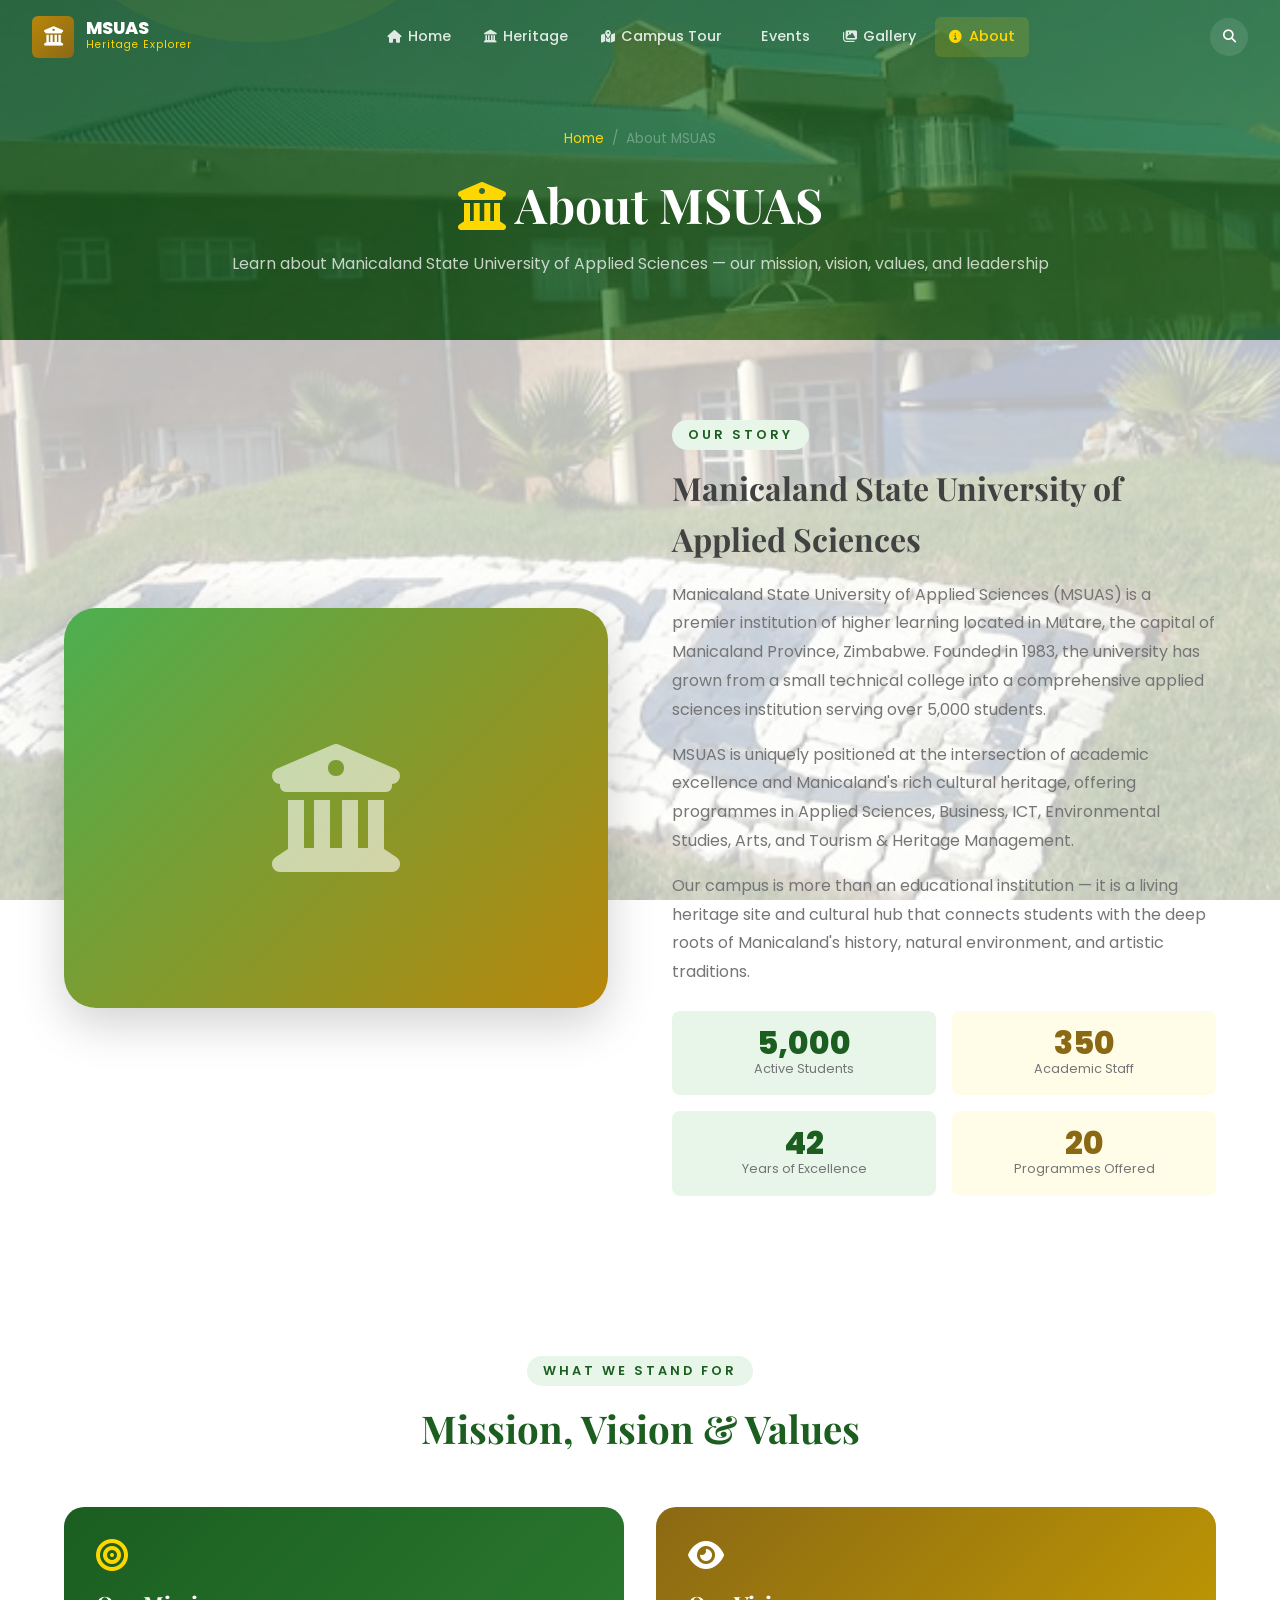
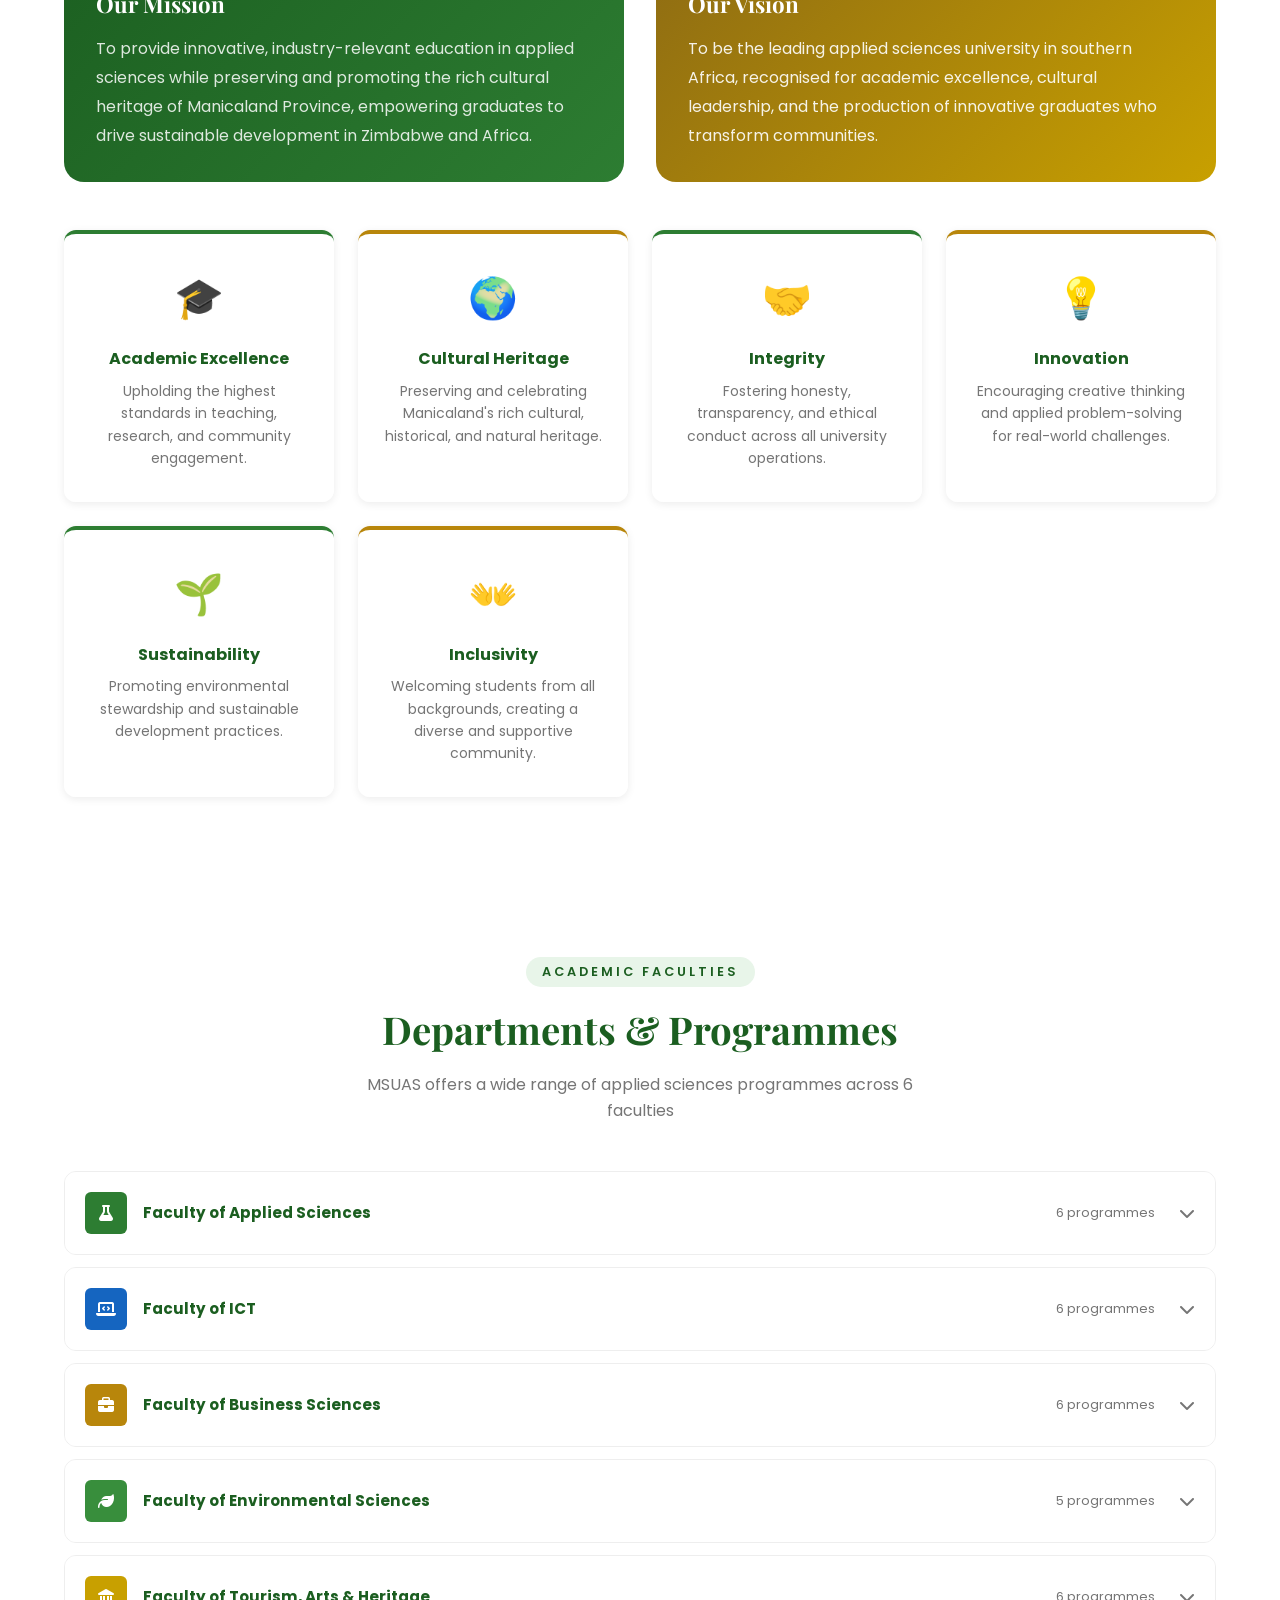
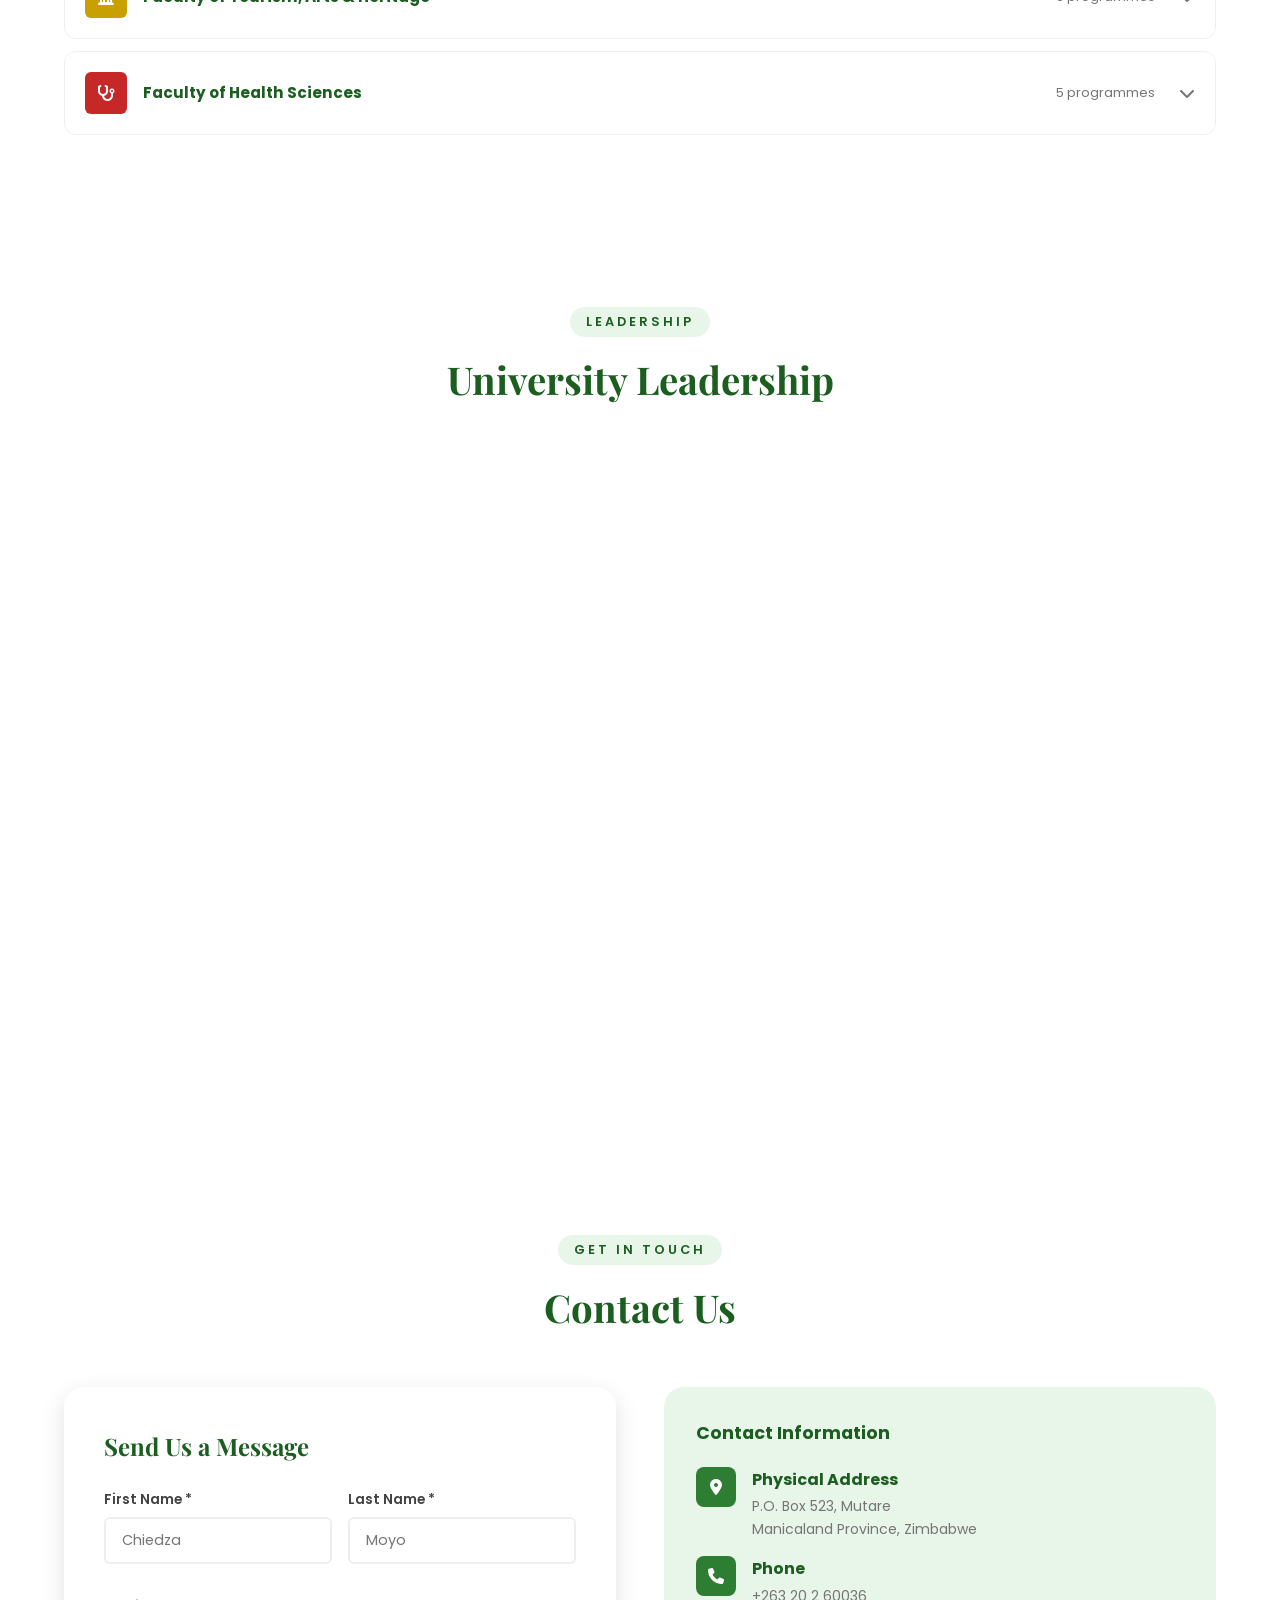
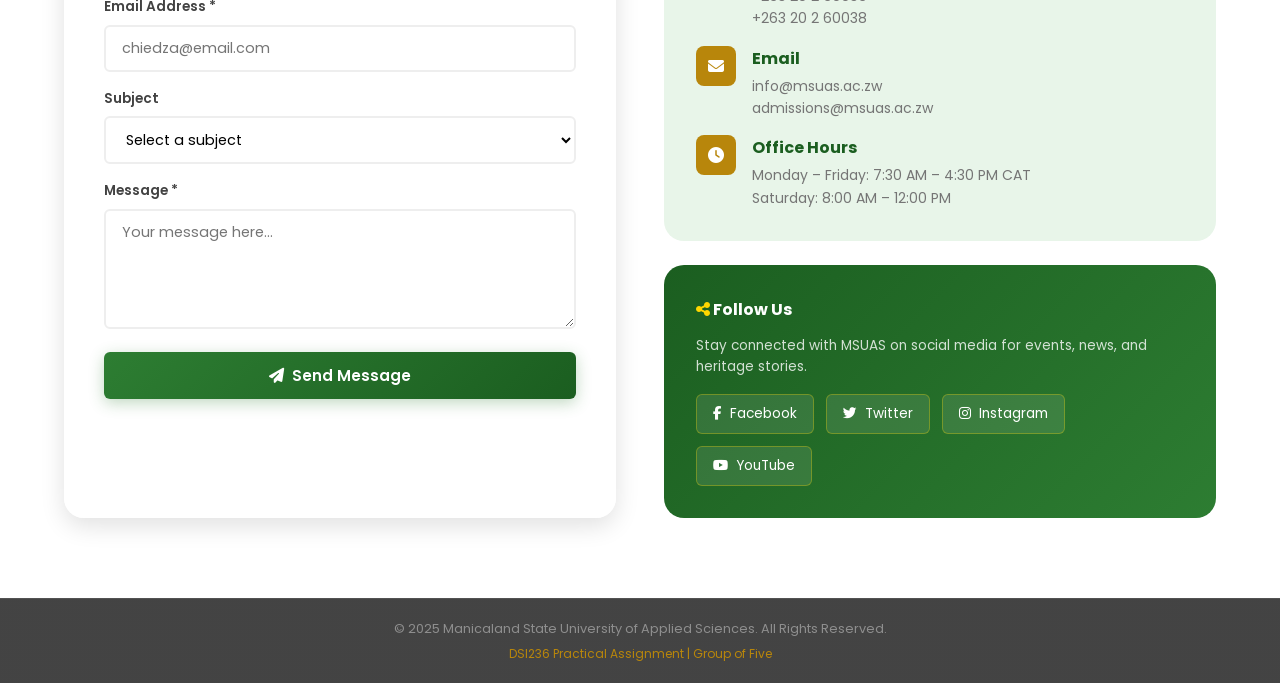
<file: about.html>
<!DOCTYPE html>
<html lang="en">
<head>
  <meta charset="UTF-8" /><meta name="viewport" content="width=device-width, initial-scale=1.0" />
  <title>About MSUAS | Heritage Explorer</title>
  <link rel="stylesheet" href="css/style.css" /><link rel="stylesheet" href="css/pages.css" />
  <link rel="stylesheet" href="https://cdnjs.cloudflare.com/ajax/libs/font-awesome/6.5.0/css/all.min.css" />
  <link href="https://fonts.googleapis.com/css2?family=Poppins:wght@300;400;600;700;800&family=Playfair+Display:wght@700&display=swap" rel="stylesheet" />
</head>
<body>
<div id="preloader"><div class="loader-logo"><div class="loader-ring"></div><p>MSUAS Heritage Explorer</p></div></div>
<nav class="navbar scrolled" id="navbar">
  <div class="nav-container">
    <a href="index.html" class="nav-brand"><div class="nav-logo-wrapper"><div class="nav-logo-icon"><i class="fas fa-university"></i></div><div><span class="nav-title">MSUAS</span><span class="nav-subtitle">Heritage Explorer</span></div></div></a>
    <ul class="nav-links" id="navLinks">
      <li><a href="index.html"><i class="fas fa-home"></i> Home</a></li>
      <li><a href="heritage.html"><i class="fas fa-landmark"></i> Heritage</a></li>
      <li><a href="campus.html"><i class="fas fa-map-marked-alt"></i> Campus Tour</a></li>
      <li><a href="events.html"><i class="fas fa-calendar-star"></i> Events</a></li>
      <li><a href="gallery.html"><i class="fas fa-images"></i> Gallery</a></li>
      <li><a href="about.html" class="active"><i class="fas fa-info-circle"></i> About</a></li>
    </ul>
    <div class="nav-actions"><button class="btn-search-toggle" id="searchToggle"><i class="fas fa-search"></i></button><button class="hamburger" id="hamburger"><span></span><span></span><span></span></button></div>
  </div>
  <div class="search-bar" id="searchBar"><input type="text" id="searchInput" placeholder="Search..." /><button id="searchBtn"><i class="fas fa-search"></i></button><div class="search-results" id="searchResults"></div></div>
</nav>

<div class="page-header">
  <div class="container">
    <div class="breadcrumb"><a href="index.html">Home</a><span>/</span><span>About MSUAS</span></div>
    <h1><i class="fas fa-university" style="color:var(--gold-bright)"></i> About MSUAS</h1>
    <p>Learn about Manicaland State University of Applied Sciences — our mission, vision, values, and leadership</p>
  </div>
</div>

<!-- ABOUT -->
<section class="section">
  <div class="container">
    <div class="about-grid">
      <div class="about-img-placeholder" data-aos="fade-right"><i class="fas fa-university"></i></div>
      <div class="about-text" data-aos="fade-left">
        <span class="section-tag">Our Story</span>
        <h2>Manicaland State University of Applied Sciences</h2>
        <p>Manicaland State University of Applied Sciences (MSUAS) is a premier institution of higher learning located in Mutare, the capital of Manicaland Province, Zimbabwe. Founded in 1983, the university has grown from a small technical college into a comprehensive applied sciences institution serving over 5,000 students.</p>
        <p>MSUAS is uniquely positioned at the intersection of academic excellence and Manicaland's rich cultural heritage, offering programmes in Applied Sciences, Business, ICT, Environmental Studies, Arts, and Tourism & Heritage Management.</p>
        <p>Our campus is more than an educational institution — it is a living heritage site and cultural hub that connects students with the deep roots of Manicaland's history, natural environment, and artistic traditions.</p>
        <div style="display:grid;grid-template-columns:1fr 1fr;gap:1rem;margin-top:1.5rem;">
          <div style="background:var(--green-pale);padding:1rem;border-radius:8px;text-align:center;">
            <div style="font-size:2rem;font-weight:800;color:var(--green-dark);" class="stat-num" data-target="5000">0</div>
            <div style="font-size:0.8rem;color:var(--gray-600)">Active Students</div>
          </div>
          <div style="background:var(--gold-pale);padding:1rem;border-radius:8px;text-align:center;">
            <div style="font-size:2rem;font-weight:800;color:var(--gold-dark);" class="stat-num" data-target="350">0</div>
            <div style="font-size:0.8rem;color:var(--gray-600)">Academic Staff</div>
          </div>
          <div style="background:var(--green-pale);padding:1rem;border-radius:8px;text-align:center;">
            <div style="font-size:2rem;font-weight:800;color:var(--green-dark);" class="stat-num" data-target="42">0</div>
            <div style="font-size:0.8rem;color:var(--gray-600)">Years of Excellence</div>
          </div>
          <div style="background:var(--gold-pale);padding:1rem;border-radius:8px;text-align:center;">
            <div style="font-size:2rem;font-weight:800;color:var(--gold-dark);" class="stat-num" data-target="20">0</div>
            <div style="font-size:0.8rem;color:var(--gray-600)">Programmes Offered</div>
          </div>
        </div>
      </div>
    </div>
  </div>
</section>

<!-- MISSION & VALUES -->
<section class="section" style="background:rgba(255,255,255,0.82);">
  <div class="container">
    <div class="section-header" data-aos="fade-up">
      <span class="section-tag">What We Stand For</span>
      <h2>Mission, Vision & Values</h2>
    </div>
    <div style="display:grid;grid-template-columns:1fr 1fr;gap:2rem;margin-bottom:3rem;" class="mv-grid">
      <div style="background:linear-gradient(135deg,var(--green-dark),var(--green-mid));color:#fff;padding:2rem;border-radius:var(--radius-lg);" data-aos="fade-right">
        <i class="fas fa-bullseye" style="font-size:2rem;color:var(--gold-bright);margin-bottom:1rem;display:block;"></i>
        <h3 style="font-family:var(--font-display);font-size:1.4rem;margin-bottom:0.75rem;">Our Mission</h3>
        <p style="color:rgba(255,255,255,0.85);line-height:1.8;">To provide innovative, industry-relevant education in applied sciences while preserving and promoting the rich cultural heritage of Manicaland Province, empowering graduates to drive sustainable development in Zimbabwe and Africa.</p>
      </div>
      <div style="background:linear-gradient(135deg,var(--gold-dark),var(--gold-light));color:#fff;padding:2rem;border-radius:var(--radius-lg);" data-aos="fade-left">
        <i class="fas fa-eye" style="font-size:2rem;color:#fff;margin-bottom:1rem;display:block;"></i>
        <h3 style="font-family:var(--font-display);font-size:1.4rem;margin-bottom:0.75rem;">Our Vision</h3>
        <p style="color:rgba(255,255,255,0.9);line-height:1.8;">To be the leading applied sciences university in southern Africa, recognised for academic excellence, cultural leadership, and the production of innovative graduates who transform communities.</p>
      </div>
    </div>
    <div class="values-grid">
      <div class="value-card" data-aos="fade-up" data-aos-delay="100"><div class="value-icon">🎓</div><h4>Academic Excellence</h4><p>Upholding the highest standards in teaching, research, and community engagement.</p></div>
      <div class="value-card" data-aos="fade-up" data-aos-delay="200"><div class="value-icon">🌍</div><h4>Cultural Heritage</h4><p>Preserving and celebrating Manicaland's rich cultural, historical, and natural heritage.</p></div>
      <div class="value-card" data-aos="fade-up" data-aos-delay="300"><div class="value-icon">🤝</div><h4>Integrity</h4><p>Fostering honesty, transparency, and ethical conduct across all university operations.</p></div>
      <div class="value-card" data-aos="fade-up" data-aos-delay="400"><div class="value-icon">💡</div><h4>Innovation</h4><p>Encouraging creative thinking and applied problem-solving for real-world challenges.</p></div>
      <div class="value-card" data-aos="fade-up" data-aos-delay="500"><div class="value-icon">🌱</div><h4>Sustainability</h4><p>Promoting environmental stewardship and sustainable development practices.</p></div>
      <div class="value-card" data-aos="fade-up" data-aos-delay="600"><div class="value-icon">👐</div><h4>Inclusivity</h4><p>Welcoming students from all backgrounds, creating a diverse and supportive community.</p></div>
    </div>
  </div>
</section>

<!-- DEPARTMENTS -->
<section class="section" id="departments">
  <div class="container">
    <div class="section-header" data-aos="fade-up">
      <span class="section-tag">Academic Faculties</span>
      <h2>Departments & Programmes</h2>
      <p>MSUAS offers a wide range of applied sciences programmes across 6 faculties</p>
    </div>
    <div class="dept-accordion" id="deptAccordion"></div>
  </div>
</section>

<!-- LEADERSHIP -->
<section class="section" style="background:rgba(255,255,255,0.82);">
  <div class="container">
    <div class="section-header" data-aos="fade-up">
      <span class="section-tag">Leadership</span>
      <h2>University Leadership</h2>
    </div>
    <div class="team-grid" id="teamGrid"></div>
  </div>
</section>

<!-- CONTACT -->
<section class="section">
  <div class="container">
    <div class="section-header" data-aos="fade-up">
      <span class="section-tag">Get in Touch</span>
      <h2>Contact Us</h2>
    </div>
    <div class="contact-grid">
      <div class="contact-form-card" data-aos="fade-right">
        <h3>Send Us a Message</h3>
        <form id="contactForm" novalidate>
          <div class="form-row">
            <div class="form-field"><label>First Name *</label><input type="text" name="fname" placeholder="Chiedza" required /><span class="field-error" id="fnameErr">Please enter your first name</span></div>
            <div class="form-field"><label>Last Name *</label><input type="text" name="lname" placeholder="Moyo" required /><span class="field-error" id="lnameErr">Please enter your last name</span></div>
          </div>
          <div class="form-field"><label>Email Address *</label><input type="email" name="email" placeholder="chiedza@email.com" required /><span class="field-error" id="emailErr">Please enter a valid email</span></div>
          <div class="form-field"><label>Subject</label>
            <select name="subject">
              <option value="">Select a subject</option>
              <option>Heritage Tour Enquiry</option>
              <option>Campus Visit / Open Day</option>
              <option>Admissions Information</option>
              <option>Events & Cultural Activities</option>
              <option>General Enquiry</option>
            </select>
          </div>
          <div class="form-field"><label>Message *</label><textarea name="message" placeholder="Your message here..." required></textarea><span class="field-error" id="msgErr">Please enter your message</span></div>
          <button type="submit" class="btn btn-primary" style="width:100%;justify-content:center;"><i class="fas fa-paper-plane"></i> Send Message</button>
          <p id="contactMsg" style="text-align:center;margin-top:1rem;font-weight:600;min-height:1.4rem;"></p>
        </form>
      </div>
      <div data-aos="fade-left">
        <div style="background:var(--green-pale);border-radius:var(--radius-lg);padding:2rem;margin-bottom:1.5rem;">
          <h4 style="color:var(--green-dark);margin-bottom:1.25rem;font-size:1.1rem;">Contact Information</h4>
          <ul style="list-style:none;display:grid;gap:1rem;">
            <li style="display:flex;gap:1rem;"><div style="width:40px;height:40px;background:var(--green-mid);border-radius:8px;display:flex;align-items:center;justify-content:center;color:#fff;flex-shrink:0;"><i class="fas fa-map-marker-alt"></i></div><div><strong style="color:var(--green-dark);">Physical Address</strong><p style="font-size:0.875rem;color:var(--gray-600);margin-top:0.2rem;">P.O. Box 523, Mutare<br/>Manicaland Province, Zimbabwe</p></div></li>
            <li style="display:flex;gap:1rem;"><div style="width:40px;height:40px;background:var(--green-mid);border-radius:8px;display:flex;align-items:center;justify-content:center;color:#fff;flex-shrink:0;"><i class="fas fa-phone"></i></div><div><strong style="color:var(--green-dark);">Phone</strong><p style="font-size:0.875rem;color:var(--gray-600);margin-top:0.2rem;">+263 20 2 60036<br/>+263 20 2 60038</p></div></li>
            <li style="display:flex;gap:1rem;"><div style="width:40px;height:40px;background:var(--gold-mid);border-radius:8px;display:flex;align-items:center;justify-content:center;color:#fff;flex-shrink:0;"><i class="fas fa-envelope"></i></div><div><strong style="color:var(--green-dark);">Email</strong><p style="font-size:0.875rem;color:var(--gray-600);margin-top:0.2rem;">info@msuas.ac.zw<br/>admissions@msuas.ac.zw</p></div></li>
            <li style="display:flex;gap:1rem;"><div style="width:40px;height:40px;background:var(--gold-mid);border-radius:8px;display:flex;align-items:center;justify-content:center;color:#fff;flex-shrink:0;"><i class="fas fa-clock"></i></div><div><strong style="color:var(--green-dark);">Office Hours</strong><p style="font-size:0.875rem;color:var(--gray-600);margin-top:0.2rem;">Monday – Friday: 7:30 AM – 4:30 PM CAT<br/>Saturday: 8:00 AM – 12:00 PM</p></div></li>
          </ul>
        </div>
        <div style="background:linear-gradient(135deg,var(--green-dark),var(--green-mid));border-radius:var(--radius-lg);padding:2rem;color:#fff;">
          <h4 style="margin-bottom:0.75rem;"><i class="fas fa-share-alt" style="color:var(--gold-bright)"></i> Follow Us</h4>
          <p style="font-size:0.85rem;color:rgba(255,255,255,0.8);margin-bottom:1rem;">Stay connected with MSUAS on social media for events, news, and heritage stories.</p>
          <div style="display:flex;gap:0.75rem;flex-wrap:wrap;">
            <a href="#" style="display:flex;align-items:center;gap:0.5rem;background:rgba(255,255,255,0.1);padding:0.5rem 1rem;border-radius:6px;color:#fff;font-size:0.85rem;border:1px solid rgba(255,215,0,0.3);transition:0.3s;" onmouseover="this.style.background='rgba(255,215,0,0.15)'" onmouseout="this.style.background='rgba(255,255,255,0.1)'"><i class="fab fa-facebook-f"></i> Facebook</a>
            <a href="#" style="display:flex;align-items:center;gap:0.5rem;background:rgba(255,255,255,0.1);padding:0.5rem 1rem;border-radius:6px;color:#fff;font-size:0.85rem;border:1px solid rgba(255,215,0,0.3);transition:0.3s;" onmouseover="this.style.background='rgba(255,215,0,0.15)'" onmouseout="this.style.background='rgba(255,255,255,0.1)'"><i class="fab fa-twitter"></i> Twitter</a>
            <a href="#" style="display:flex;align-items:center;gap:0.5rem;background:rgba(255,255,255,0.1);padding:0.5rem 1rem;border-radius:6px;color:#fff;font-size:0.85rem;border:1px solid rgba(255,215,0,0.3);transition:0.3s;" onmouseover="this.style.background='rgba(255,215,0,0.15)'" onmouseout="this.style.background='rgba(255,255,255,0.1)'"><i class="fab fa-instagram"></i> Instagram</a>
            <a href="#" style="display:flex;align-items:center;gap:0.5rem;background:rgba(255,255,255,0.1);padding:0.5rem 1rem;border-radius:6px;color:#fff;font-size:0.85rem;border:1px solid rgba(255,215,0,0.3);transition:0.3s;" onmouseover="this.style.background='rgba(255,215,0,0.15)'" onmouseout="this.style.background='rgba(255,255,255,0.1)'"><i class="fab fa-youtube"></i> YouTube</a>
          </div>
        </div>
      </div>
    </div>
  </div>
</section>

<button class="back-to-top" id="backToTop"><i class="fas fa-chevron-up"></i></button>
<footer class="footer">
  <div class="footer-bottom"><div class="container">
    <p>&copy; 2025 Manicaland State University of Applied Sciences. All Rights Reserved.</p>
    <p>DSI236 Practical Assignment | Group of Five</p>
  </div></div>
</footer>
<script src="js/main.js"></script>
<script src="js/about.js"></script>
</body>
</html>
</file>
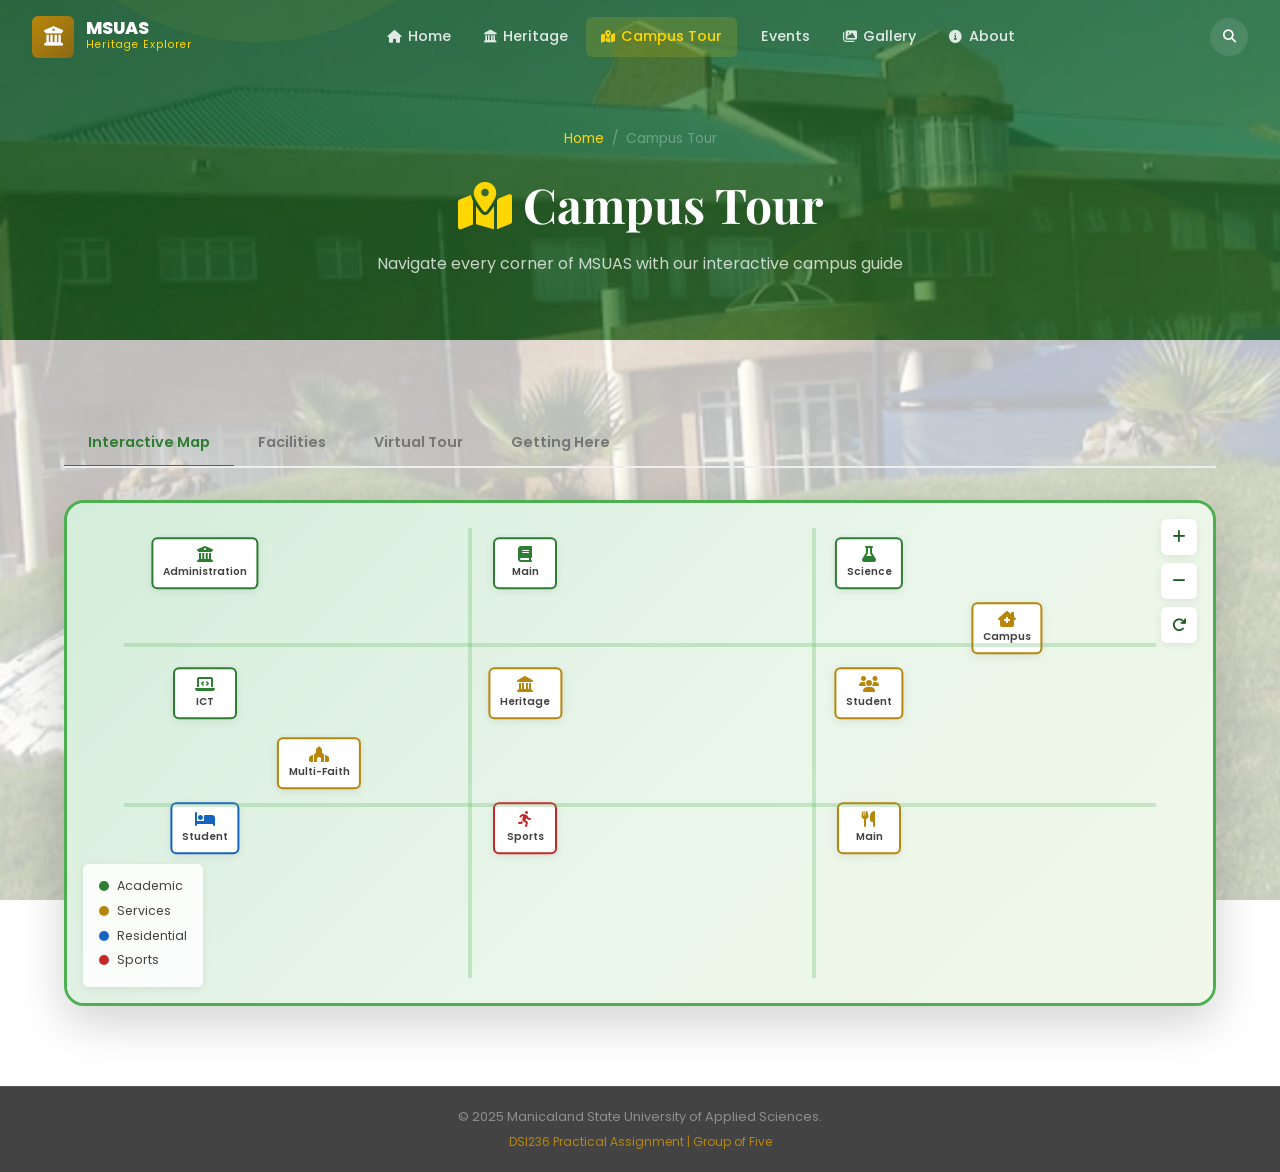
<file: campus.html>
<!DOCTYPE html>
<html lang="en">
<head>
  <meta charset="UTF-8" /><meta name="viewport" content="width=device-width, initial-scale=1.0" />
  <title>Campus Tour | MSUAS Heritage Explorer</title>
  <link rel="stylesheet" href="css/style.css" /><link rel="stylesheet" href="css/pages.css" />
  <link rel="stylesheet" href="https://cdnjs.cloudflare.com/ajax/libs/font-awesome/6.5.0/css/all.min.css" />
  <link href="https://fonts.googleapis.com/css2?family=Poppins:wght@300;400;600;700;800&family=Playfair+Display:wght@700&display=swap" rel="stylesheet" />
</head>
<body>
<div id="preloader"><div class="loader-logo"><div class="loader-ring"></div><p>MSUAS Heritage Explorer</p></div></div>
<nav class="navbar scrolled" id="navbar">
  <div class="nav-container">
    <a href="index.html" class="nav-brand"><div class="nav-logo-wrapper"><div class="nav-logo-icon"><i class="fas fa-university"></i></div><div><span class="nav-title">MSUAS</span><span class="nav-subtitle">Heritage Explorer</span></div></div></a>
    <ul class="nav-links" id="navLinks">
      <li><a href="index.html"><i class="fas fa-home"></i> Home</a></li>
      <li><a href="heritage.html"><i class="fas fa-landmark"></i> Heritage</a></li>
      <li><a href="campus.html" class="active"><i class="fas fa-map-marked-alt"></i> Campus Tour</a></li>
      <li><a href="events.html"><i class="fas fa-calendar-star"></i> Events</a></li>
      <li><a href="gallery.html"><i class="fas fa-images"></i> Gallery</a></li>
      <li><a href="about.html"><i class="fas fa-info-circle"></i> About</a></li>
    </ul>
    <div class="nav-actions"><button class="btn-search-toggle" id="searchToggle"><i class="fas fa-search"></i></button><button class="hamburger" id="hamburger"><span></span><span></span><span></span></button></div>
  </div>
  <div class="search-bar" id="searchBar"><input type="text" id="searchInput" placeholder="Search campus facilities..." /><button id="searchBtn"><i class="fas fa-search"></i></button><div class="search-results" id="searchResults"></div></div>
</nav>

<div class="page-header">
  <div class="container">
    <div class="breadcrumb"><a href="index.html">Home</a><span>/</span><span>Campus Tour</span></div>
    <h1><i class="fas fa-map-marked-alt" style="color:var(--gold-bright)"></i> Campus Tour</h1>
    <p>Navigate every corner of MSUAS with our interactive campus guide</p>
  </div>
</div>

<!-- CAMPUS TABS -->
<section class="section">
  <div class="container">
    <div class="campus-tabs">
      <button class="campus-tab active" data-tab="map">Interactive Map</button>
      <button class="campus-tab" data-tab="facilities" id="facilities">Facilities</button>
      <button class="campus-tab" data-tab="virtual">Virtual Tour</button>
      <button class="campus-tab" data-tab="directions">Getting Here</button>
    </div>

    <!-- MAP TAB -->
    <div class="campus-tab-content active" id="tab-map">
      <div class="full-map-container">
        <div class="full-map-inner" id="fullMap">
          <!-- Buildings populated by JS -->
          <div class="map-controls">
            <button class="map-ctrl-btn" id="mapZoomIn" title="Zoom In"><i class="fas fa-plus"></i></button>
            <button class="map-ctrl-btn" id="mapZoomOut" title="Zoom Out"><i class="fas fa-minus"></i></button>
            <button class="map-ctrl-btn" id="mapReset" title="Reset"><i class="fas fa-redo"></i></button>
          </div>
          <div class="map-legend">
            <div class="legend-item"><div class="legend-dot" style="background:#2d7d32"></div> Academic</div>
            <div class="legend-item"><div class="legend-dot" style="background:#b8860b"></div> Services</div>
            <div class="legend-item"><div class="legend-dot" style="background:#1565c0"></div> Residential</div>
            <div class="legend-item"><div class="legend-dot" style="background:#c62828"></div> Sports</div>
          </div>
        </div>
      </div>
      <div id="buildingInfo" style="display:none;background:var(--white);border-radius:12px;padding:1.5rem;margin-top:1rem;box-shadow:var(--shadow-md);border-left:4px solid var(--green-mid);">
        <h3 id="bldName"></h3><p id="bldDesc"></p>
        <div id="bldMeta" style="display:flex;gap:1.5rem;margin-top:0.75rem;flex-wrap:wrap;font-size:0.85rem;color:var(--gray-600)"></div>
      </div>
    </div>

    <!-- FACILITIES TAB -->
    <div class="campus-tab-content" id="tab-facilities">
      <div class="section-header"><span class="section-tag">Campus Facilities</span><h2>All Campus Facilities</h2></div>
      <div class="facility-grid" id="facilityGrid"></div>
    </div>

    <!-- VIRTUAL TAB -->
    <div class="campus-tab-content" id="tab-virtual">
      <div class="vr-container">
        <div class="vr-icon"><i class="fas fa-vr-cardboard"></i></div>
        <h2 style="color:#fff;font-family:var(--font-display);margin-bottom:0.75rem;">360° Virtual Campus Tour</h2>
        <p style="color:rgba(255,255,255,0.8);max-width:600px;margin:0 auto 2rem;">
          Select a location below to start your virtual tour. Use your mouse to look around, or view on a VR headset for full immersion.
        </p>
        <div class="vr-spots" id="vrSpots"></div>
        <div id="vrViewer" style="margin-top:2rem;background:rgba(0,0,0,0.4);border-radius:12px;min-height:280px;display:flex;align-items:center;justify-content:center;color:rgba(255,255,255,0.6);font-size:0.9rem;">
          <div style="text-align:center"><i class="fas fa-mouse-pointer" style="font-size:2.5rem;color:var(--gold-bright);display:block;margin-bottom:1rem;"></i>Select a location above to begin</div>
        </div>
      </div>
    </div>

    <!-- DIRECTIONS TAB -->
    <div class="campus-tab-content" id="tab-directions">
      <div style="display:grid;grid-template-columns:1fr 1fr;gap:2rem;" class="directions-grid">
        <div>
          <div class="section-header" style="text-align:left"><span class="section-tag">Getting Here</span><h2>Find MSUAS</h2></div>
          <div id="directionsInfo"></div>
        </div>
        <div style="background:linear-gradient(135deg,var(--green-pale),var(--gold-pale));border-radius:var(--radius-lg);height:350px;display:flex;align-items:center;justify-content:center;flex-direction:column;gap:1rem;box-shadow:var(--shadow-md);">
          <i class="fas fa-map-marked-alt" style="font-size:4rem;color:var(--green-mid)"></i>
          <p style="color:var(--green-dark);font-weight:600;">MSUAS Main Campus</p>
          <p style="font-size:0.85rem;color:var(--gray-600)">Mutare, Manicaland, Zimbabwe</p>
          <a href="https://maps.google.com/?q=Mutare+Zimbabwe" target="_blank" class="btn btn-primary btn-sm"><i class="fas fa-external-link-alt"></i> Open in Google Maps</a>
        </div>
      </div>
    </div>
  </div>
</section>

<button class="back-to-top" id="backToTop"><i class="fas fa-chevron-up"></i></button>
<footer class="footer"><div class="footer-bottom"><div class="container"><p>&copy; 2025 Manicaland State University of Applied Sciences.</p><p>DSI236 Practical Assignment | Group of Five</p></div></div></footer>

<script src="js/main.js"></script>
<script src="js/campus.js"></script>
</body>
</html>
</file>
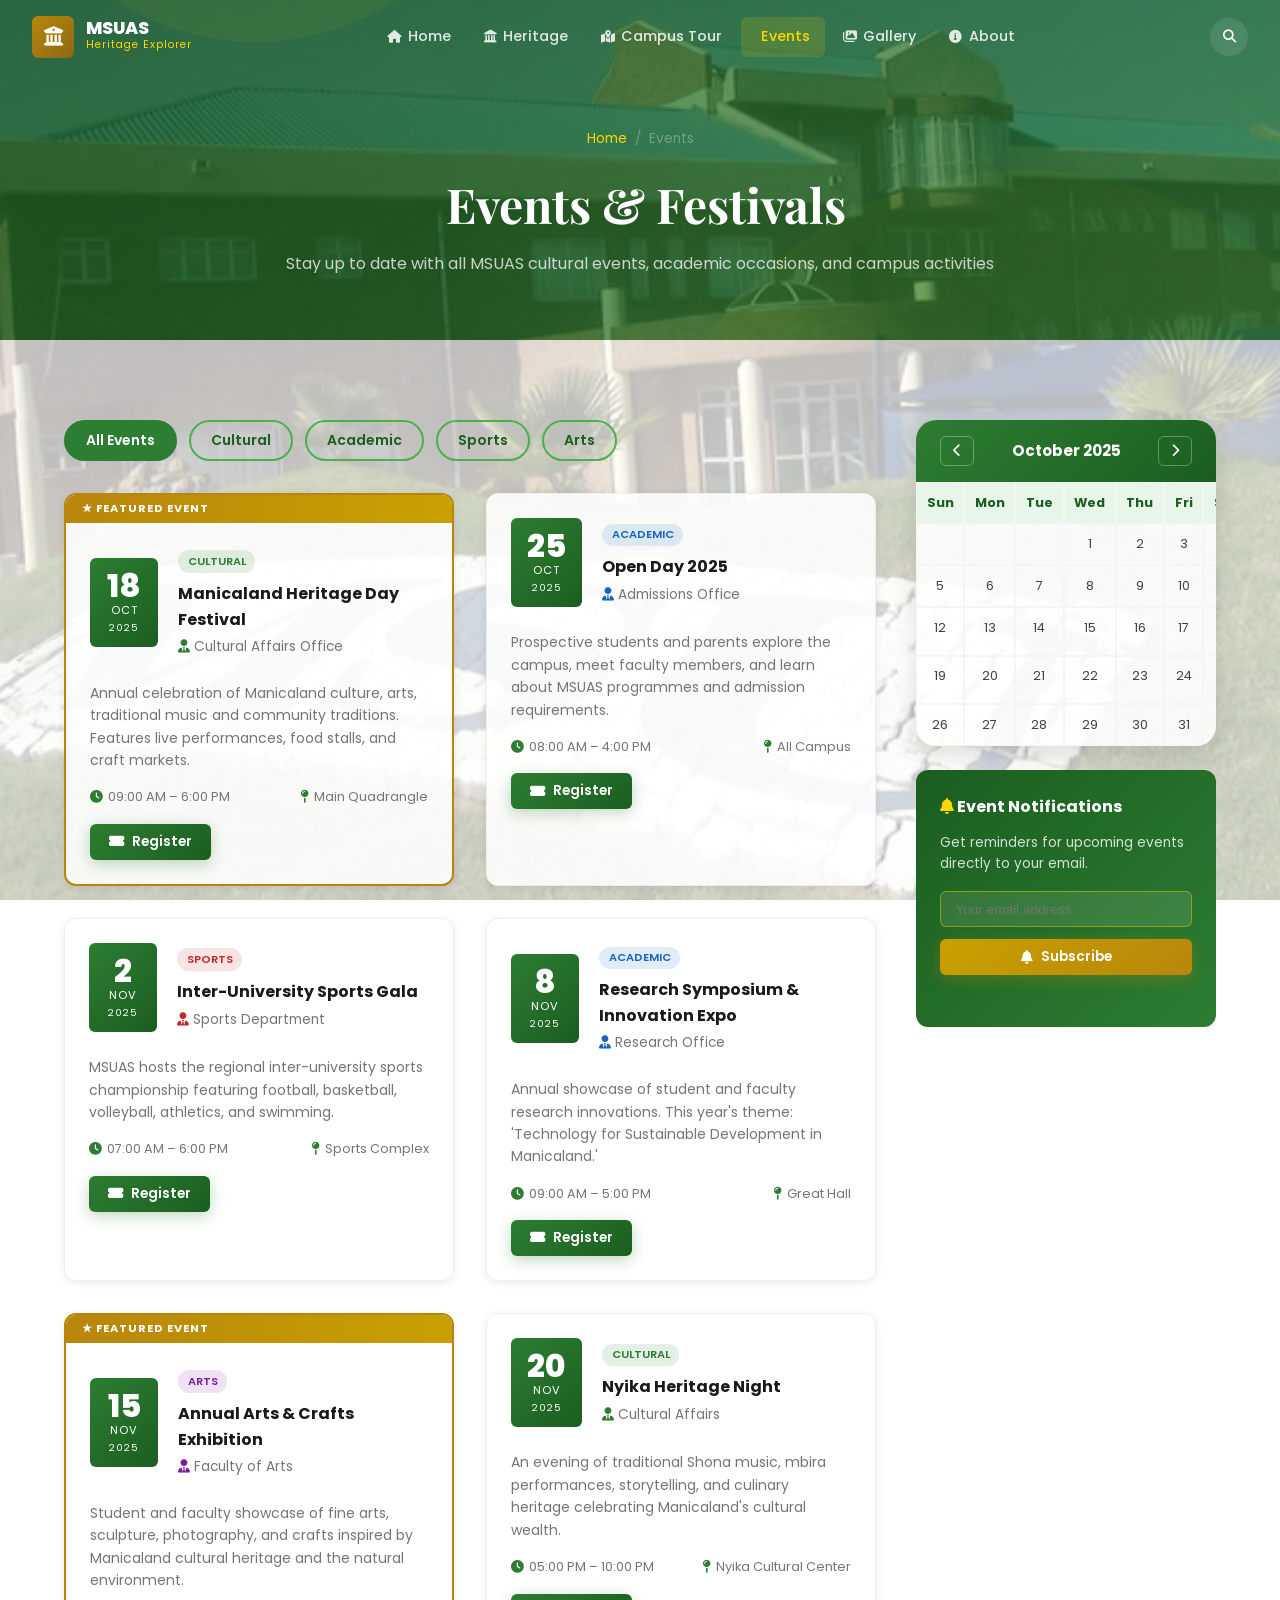
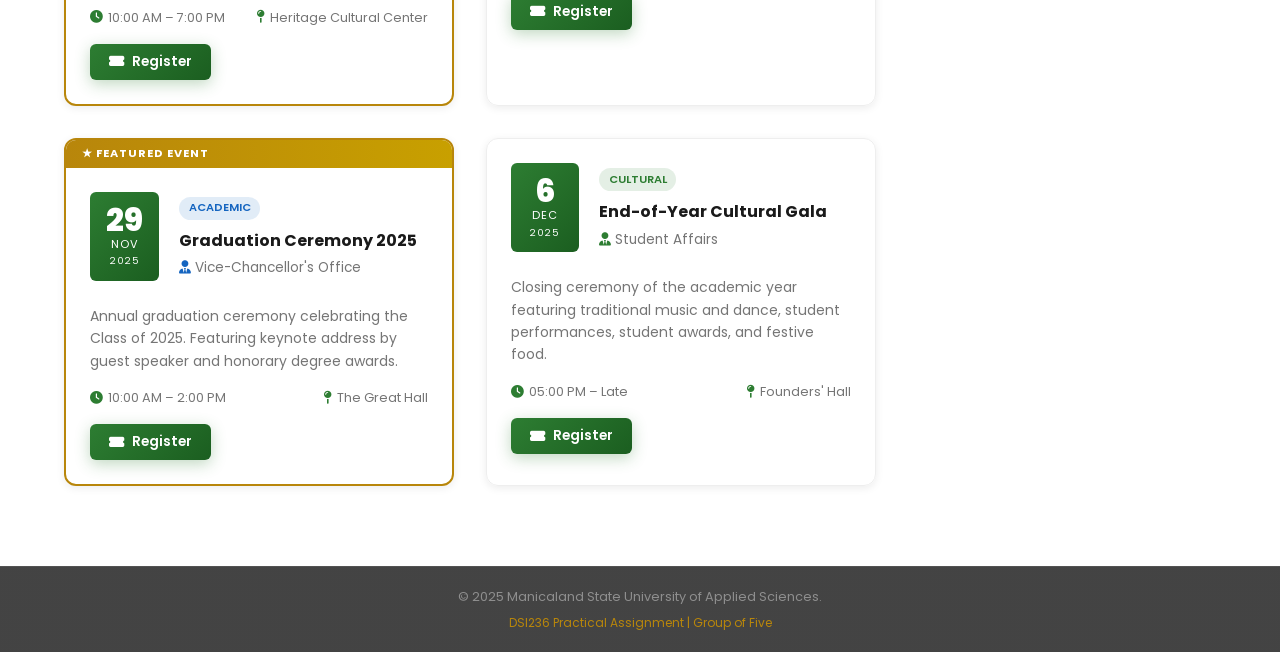
<file: events.html>
<!DOCTYPE html>
<html lang="en">
<head>
  <meta charset="UTF-8" /><meta name="viewport" content="width=device-width, initial-scale=1.0" />
  <title>Events | MSUAS Heritage Explorer</title>
  <link rel="stylesheet" href="css/style.css" /><link rel="stylesheet" href="css/pages.css" /><link rel="stylesheet" href="css/responsive-fix.css" />
  <link rel="stylesheet" href="https://cdnjs.cloudflare.com/ajax/libs/font-awesome/6.5.0/css/all.min.css" />
  <link href="https://fonts.googleapis.com/css2?family=Poppins:wght@300;400;600;700;800&family=Playfair+Display:wght@700&display=swap" rel="stylesheet" />
</head>
<body>
<div id="preloader"><div class="loader-logo"><div class="loader-ring"></div><p>MSUAS Heritage Explorer</p></div></div>
<nav class="navbar scrolled" id="navbar">
  <div class="nav-container">
    <a href="index.html" class="nav-brand"><div class="nav-logo-wrapper"><div class="nav-logo-icon"><i class="fas fa-university"></i></div><div><span class="nav-title">MSUAS</span><span class="nav-subtitle">Heritage Explorer</span></div></div></a>
    <ul class="nav-links" id="navLinks">
      <li><a href="index.html"><i class="fas fa-home"></i> Home</a></li>
      <li><a href="heritage.html"><i class="fas fa-landmark"></i> Heritage</a></li>
      <li><a href="campus.html"><i class="fas fa-map-marked-alt"></i> Campus Tour</a></li>
      <li><a href="events.html" class="active"><i class="fas fa-calendar-star"></i> Events</a></li>
      <li><a href="gallery.html"><i class="fas fa-images"></i> Gallery</a></li>
      <li><a href="about.html"><i class="fas fa-info-circle"></i> About</a></li>
    </ul>
    <div class="nav-actions"><button class="btn-search-toggle" id="searchToggle"><i class="fas fa-search"></i></button><button class="hamburger" id="hamburger"><span></span><span></span><span></span></button></div>
  </div>
  <div class="search-bar" id="searchBar"><input type="text" id="searchInput" placeholder="Search events..." /><button id="searchBtn"><i class="fas fa-search"></i></button><div class="search-results" id="searchResults"></div></div>
</nav>

<div class="page-header">
  <div class="container">
    <div class="breadcrumb"><a href="index.html">Home</a><span>/</span><span>Events</span></div>
    <h1><i class="fas fa-calendar-star" style="color:var(--gold-bright)"></i> Events & Festivals</h1>
    <p>Stay up to date with all MSUAS cultural events, academic occasions, and campus activities</p>
  </div>
</div>

<section class="section">
  <div class="container">
    <div style="display:grid;grid-template-columns:1fr 300px;gap:2.5rem;align-items:start;" class="events-layout">
      <div>
        <!-- Filter -->
        <div class="heritage-filter" style="justify-content:flex-start;margin-bottom:2rem;">
          <button class="filter-btn active" data-efilter="all">All Events</button>
          <button class="filter-btn" data-efilter="Cultural">Cultural</button>
          <button class="filter-btn" data-efilter="Academic">Academic</button>
          <button class="filter-btn" data-efilter="Sports">Sports</button>
          <button class="filter-btn" data-efilter="Arts">Arts</button>
        </div>
        <!-- Events Grid -->
        <div class="events-full-grid" id="eventsFullGrid"></div>
      </div>
      <!-- Sidebar -->
      <div>
        <div class="calendar-widget" style="margin-bottom:1.5rem;">
          <div class="cal-header">
            <button class="cal-nav" id="calPrev"><i class="fas fa-chevron-left"></i></button>
            <span id="calTitle" style="font-weight:700;font-size:0.95rem;"></span>
            <button class="cal-nav" id="calNext"><i class="fas fa-chevron-right"></i></button>
          </div>
          <div class="cal-grid" id="calGrid"></div>
        </div>
        <!-- Quick Register -->
        <div style="background:linear-gradient(135deg,var(--green-dark),var(--green-mid));border-radius:12px;padding:1.5rem;color:#fff;">
          <h4 style="margin-bottom:0.75rem;"><i class="fas fa-bell" style="color:var(--gold-bright)"></i> Event Notifications</h4>
          <p style="font-size:0.85rem;color:rgba(255,255,255,0.8);margin-bottom:1rem;">Get reminders for upcoming events directly to your email.</p>
          <form id="eventNotifyForm">
            <input type="email" id="notifyEmail" placeholder="Your email address" style="width:100%;padding:0.6rem 0.9rem;border-radius:6px;border:1px solid rgba(255,215,0,0.4);background:rgba(255,255,255,0.1);color:#fff;font-size:0.85rem;margin-bottom:0.75rem;" />
            <button type="submit" class="btn btn-sm btn-gold" style="width:100%;justify-content:center;"><i class="fas fa-bell"></i> Subscribe</button>
          </form>
          <p id="notifyMsg" style="font-size:0.8rem;color:var(--gold-bright);margin-top:0.5rem;min-height:1.2rem;"></p>
        </div>
      </div>
    </div>
  </div>
</section>

<button class="back-to-top" id="backToTop"><i class="fas fa-chevron-up"></i></button>
<footer class="footer"><div class="footer-bottom"><div class="container"><p>&copy; 2025 Manicaland State University of Applied Sciences.</p><p>DSI236 Practical Assignment | Group of Five</p></div></div></footer>
<script src="js/main.js"></script>
<script src="js/events.js"></script>
</body>
</html>
</file>
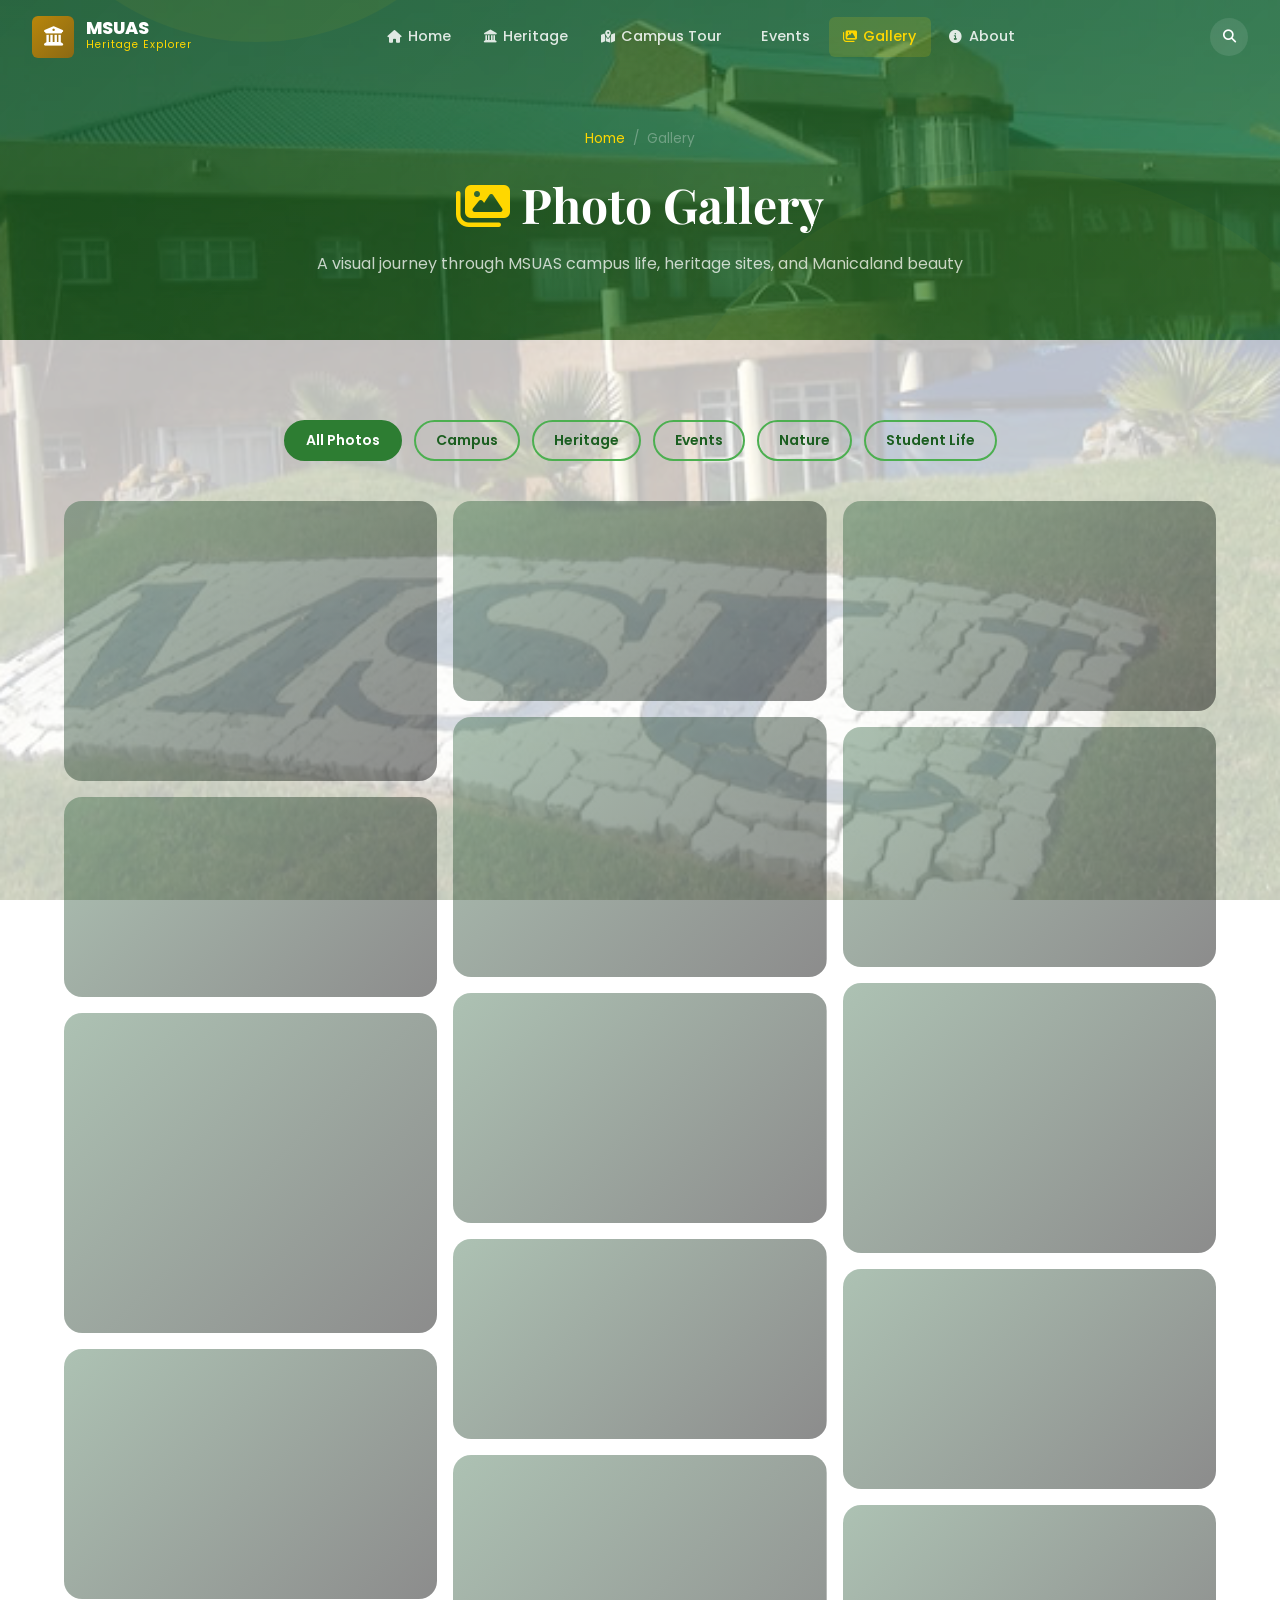
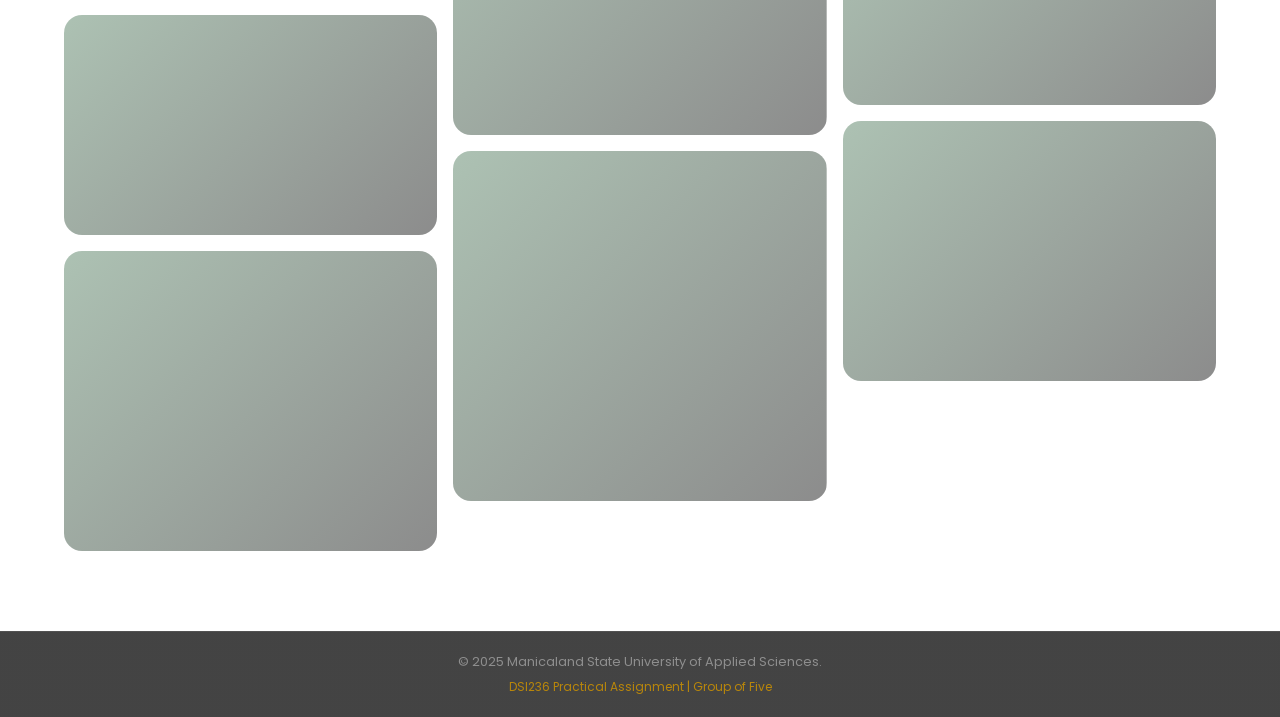
<file: gallery.html>
<!DOCTYPE html>
<html lang="en">
<head>
  <meta charset="UTF-8" /><meta name="viewport" content="width=device-width, initial-scale=1.0" />
  <title>Gallery | MSUAS Heritage Explorer</title>
  <link rel="stylesheet" href="css/style.css" /><link rel="stylesheet" href="css/pages.css" />
  <link rel="stylesheet" href="https://cdnjs.cloudflare.com/ajax/libs/font-awesome/6.5.0/css/all.min.css" />
  <link href="https://fonts.googleapis.com/css2?family=Poppins:wght@300;400;600;700;800&family=Playfair+Display:wght@700&display=swap" rel="stylesheet" />
</head>
<body>
<div id="preloader"><div class="loader-logo"><div class="loader-ring"></div><p>MSUAS Heritage Explorer</p></div></div>
<nav class="navbar scrolled" id="navbar">
  <div class="nav-container">
    <a href="index.html" class="nav-brand"><div class="nav-logo-wrapper"><div class="nav-logo-icon"><i class="fas fa-university"></i></div><div><span class="nav-title">MSUAS</span><span class="nav-subtitle">Heritage Explorer</span></div></div></a>
    <ul class="nav-links" id="navLinks">
      <li><a href="index.html"><i class="fas fa-home"></i> Home</a></li>
      <li><a href="heritage.html"><i class="fas fa-landmark"></i> Heritage</a></li>
      <li><a href="campus.html"><i class="fas fa-map-marked-alt"></i> Campus Tour</a></li>
      <li><a href="events.html"><i class="fas fa-calendar-star"></i> Events</a></li>
      <li><a href="gallery.html" class="active"><i class="fas fa-images"></i> Gallery</a></li>
      <li><a href="about.html"><i class="fas fa-info-circle"></i> About</a></li>
    </ul>
    <div class="nav-actions"><button class="btn-search-toggle" id="searchToggle"><i class="fas fa-search"></i></button><button class="hamburger" id="hamburger"><span></span><span></span><span></span></button></div>
  </div>
  <div class="search-bar" id="searchBar"><input type="text" id="searchInput" placeholder="Search gallery..." /><button id="searchBtn"><i class="fas fa-search"></i></button><div class="search-results" id="searchResults"></div></div>
</nav>

<div class="page-header">
  <div class="container">
    <div class="breadcrumb"><a href="index.html">Home</a><span>/</span><span>Gallery</span></div>
    <h1><i class="fas fa-images" style="color:var(--gold-bright)"></i> Photo Gallery</h1>
    <p>A visual journey through MSUAS campus life, heritage sites, and Manicaland beauty</p>
  </div>
</div>

<section class="section">
  <div class="container">
    <!-- Filter -->
    <div class="heritage-filter" id="galleryFilter" data-aos="fade-up">
      <button class="filter-btn active" data-gfilter="all">All Photos</button>
      <button class="filter-btn" data-gfilter="campus">Campus</button>
      <button class="filter-btn" data-gfilter="heritage">Heritage</button>
      <button class="filter-btn" data-gfilter="events">Events</button>
      <button class="filter-btn" data-gfilter="nature">Nature</button>
      <button class="filter-btn" data-gfilter="students">Student Life</button>
    </div>
    <!-- Gallery Masonry -->
    <div class="gallery-masonry" id="galleryGrid"></div>
  </div>
</section>

<!-- Lightbox -->
<div class="lightbox" id="lightbox">
  <button class="lightbox-close" id="lbClose"><i class="fas fa-times"></i></button>
  <button class="lightbox-nav prev" id="lbPrev"><i class="fas fa-chevron-left"></i></button>
  <div class="lightbox-content">
    <div class="lightbox-inner" id="lbContent"></div>
  </div>
  <button class="lightbox-nav next" id="lbNext"><i class="fas fa-chevron-right"></i></button>
  <div class="lightbox-caption" id="lbCaption"></div>
</div>

<button class="back-to-top" id="backToTop"><i class="fas fa-chevron-up"></i></button>
<footer class="footer"><div class="footer-bottom"><div class="container"><p>&copy; 2025 Manicaland State University of Applied Sciences.</p><p>DSI236 Practical Assignment | Group of Five</p></div></div></footer>
<script src="js/main.js"></script>
<script src="js/gallery.js"></script>
</body>
</html>
</file>
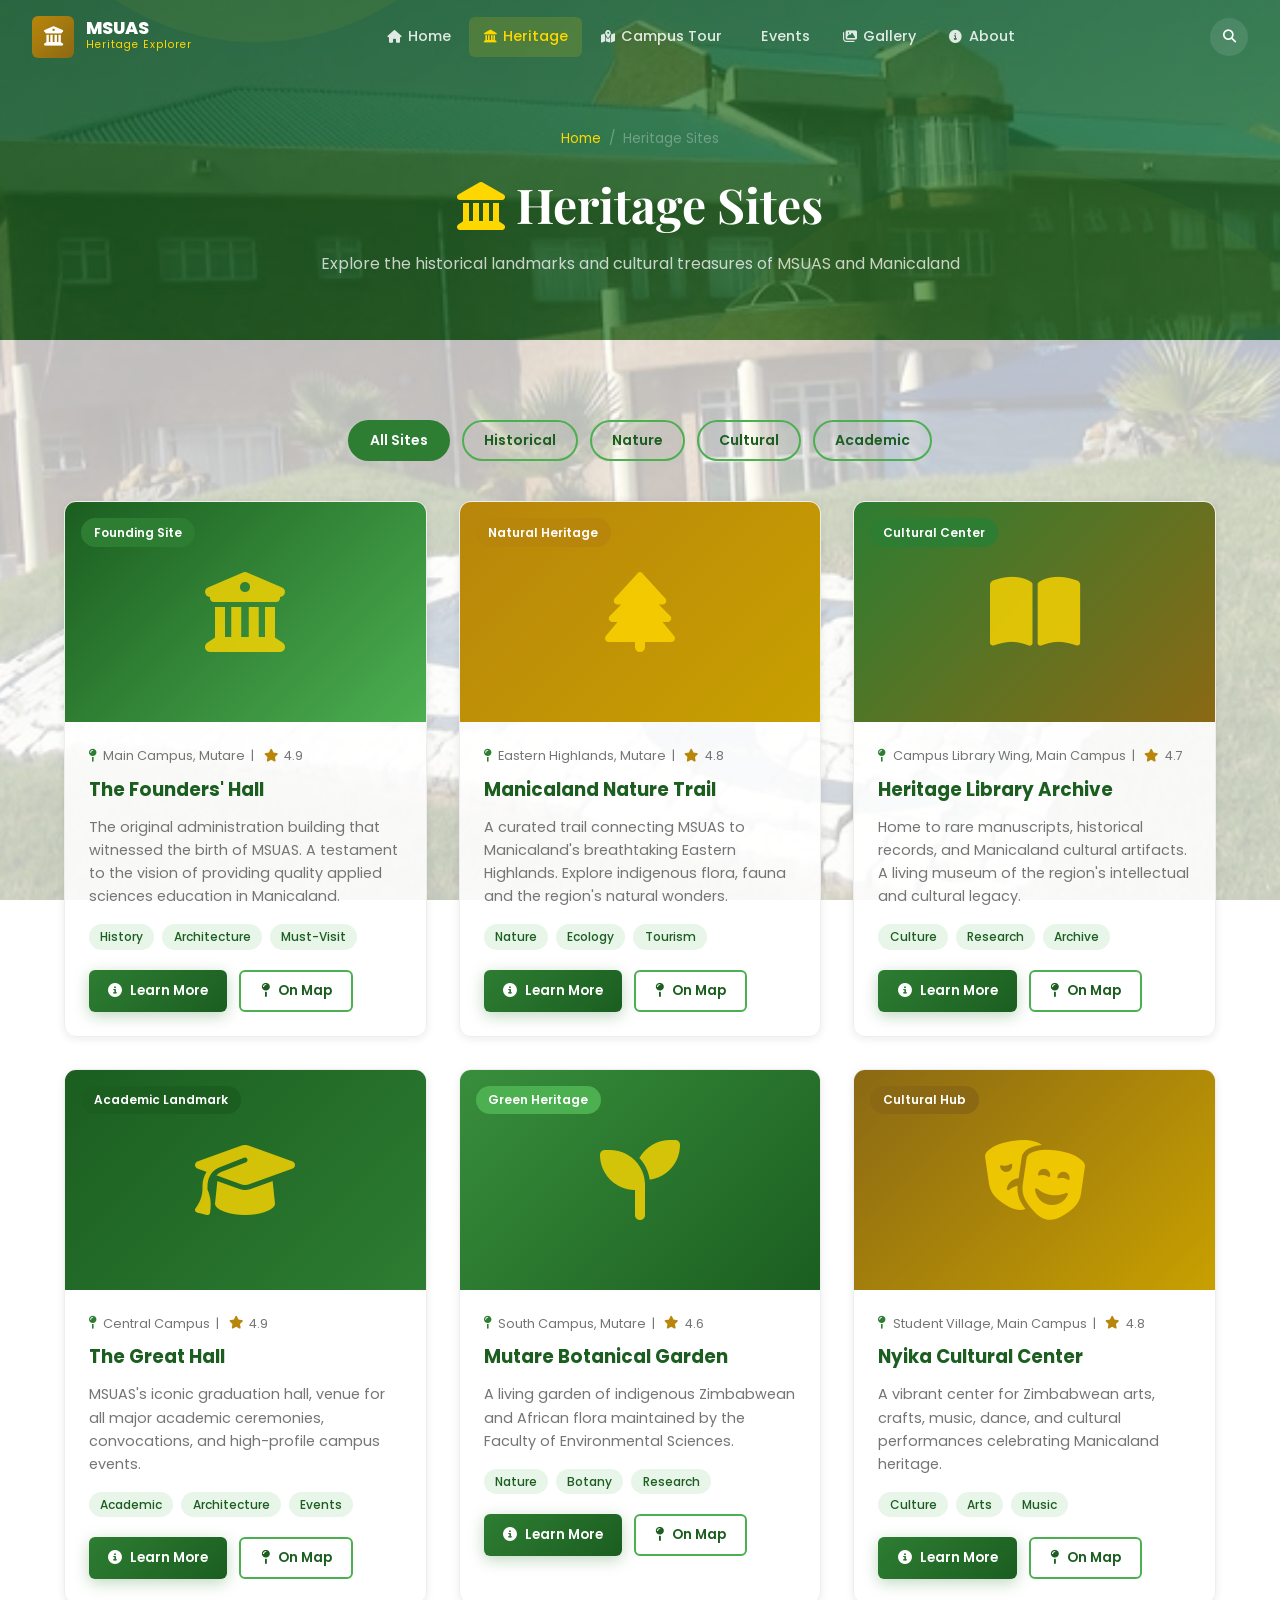
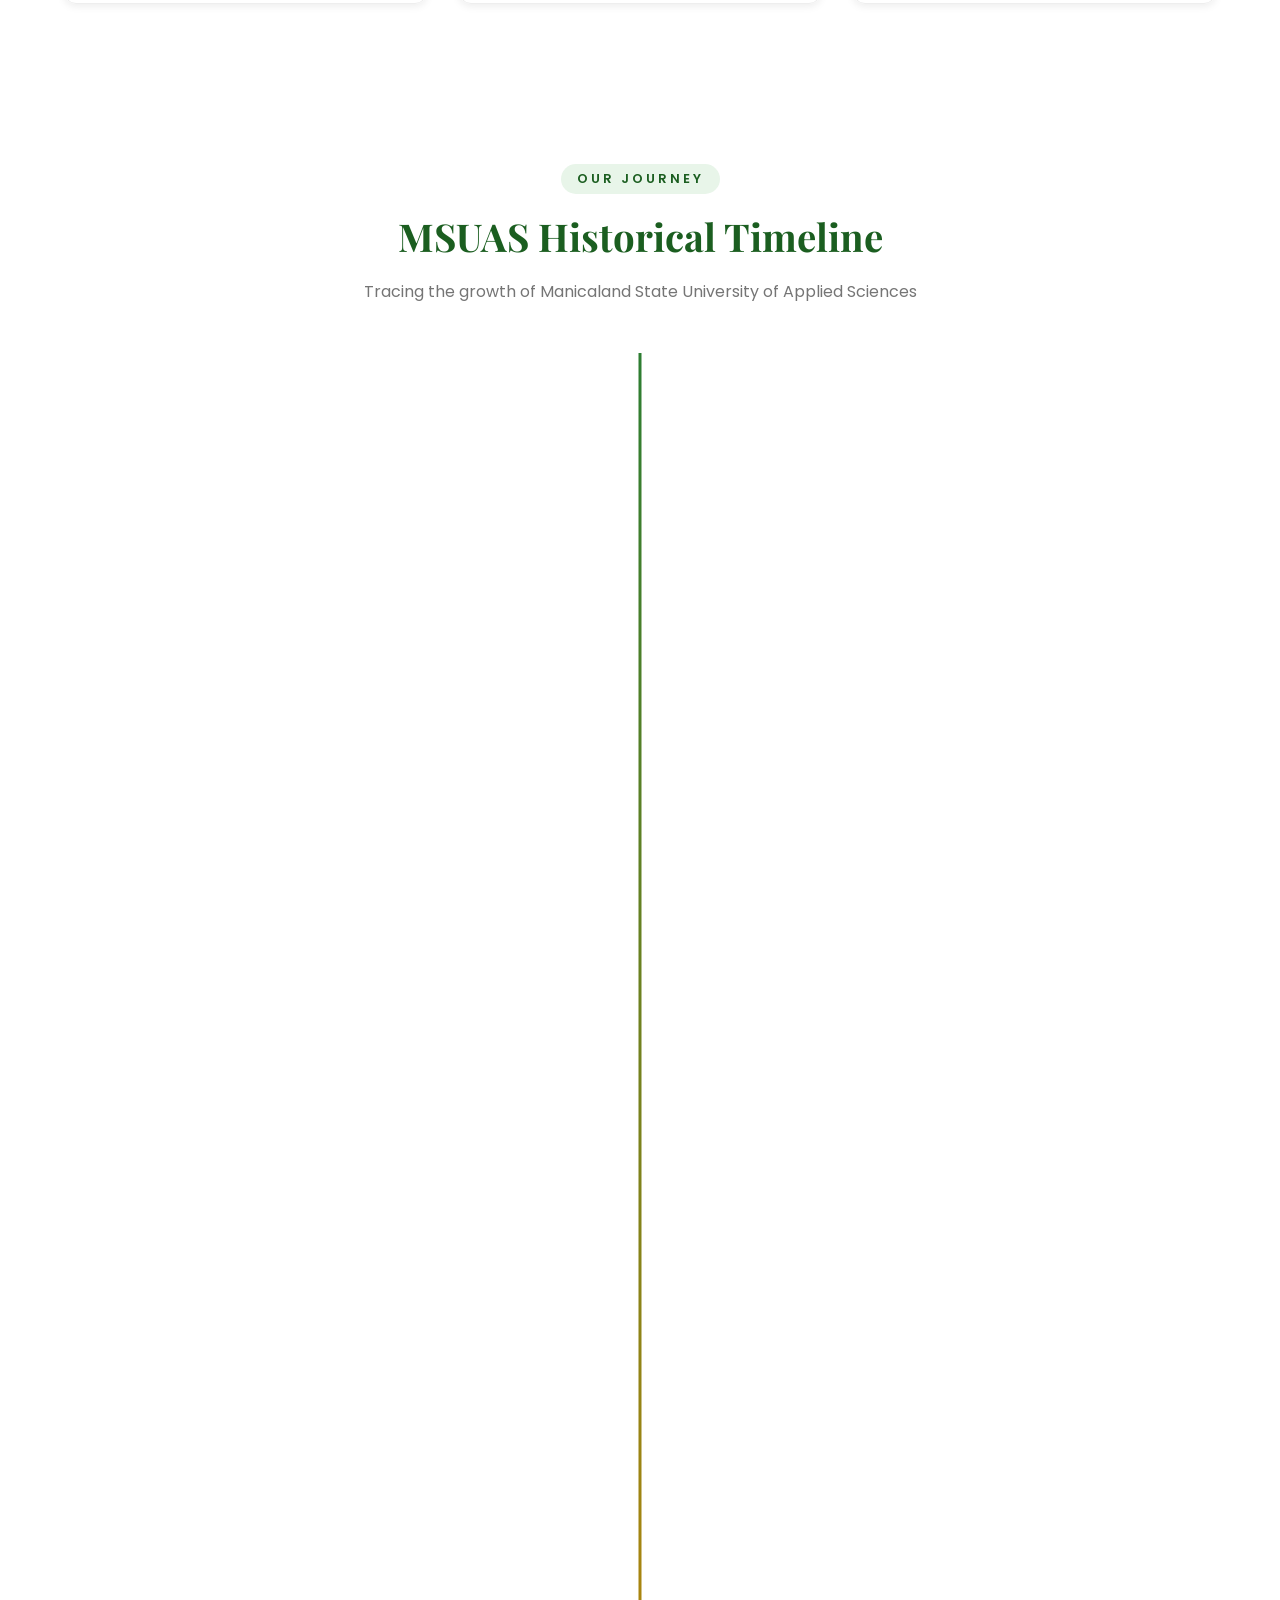
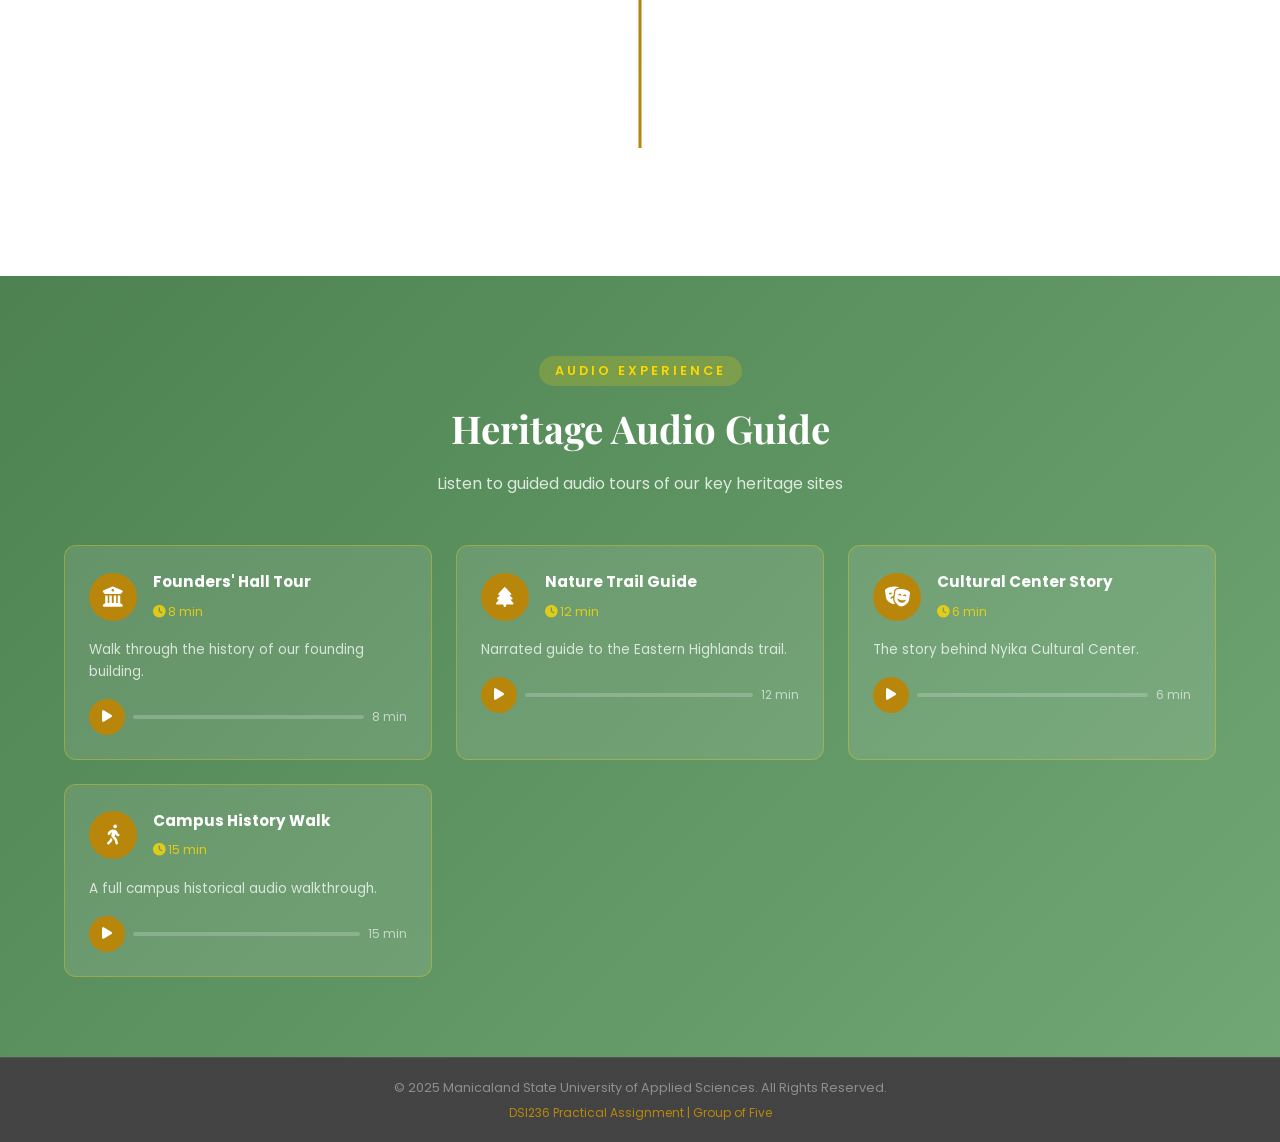
<file: heritage.html>
<!DOCTYPE html>
<html lang="en">
<head>
  <meta charset="UTF-8" />
  <meta name="viewport" content="width=device-width, initial-scale=1.0" />
  <title>Heritage Sites | MSUAS Heritage Explorer</title>
  <link rel="stylesheet" href="css/style.css" />
  <link rel="stylesheet" href="css/pages.css" />
  <link rel="stylesheet" href="https://cdnjs.cloudflare.com/ajax/libs/font-awesome/6.5.0/css/all.min.css" />
  <link href="https://fonts.googleapis.com/css2?family=Poppins:wght@300;400;600;700;800&family=Playfair+Display:wght@700&display=swap" rel="stylesheet" />
</head>
<body>
<div id="preloader"><div class="loader-logo"><div class="loader-ring"></div><p>MSUAS Heritage Explorer</p></div></div>

<!-- NAVBAR -->
<nav class="navbar scrolled" id="navbar">
  <div class="nav-container">
    <a href="index.html" class="nav-brand">
      <div class="nav-logo-wrapper">
        <div class="nav-logo-icon"><i class="fas fa-university"></i></div>
        <div><span class="nav-title">MSUAS</span><span class="nav-subtitle">Heritage Explorer</span></div>
      </div>
    </a>
    <ul class="nav-links" id="navLinks">
      <li><a href="index.html"><i class="fas fa-home"></i> Home</a></li>
      <li><a href="heritage.html" class="active"><i class="fas fa-landmark"></i> Heritage</a></li>
      <li><a href="campus.html"><i class="fas fa-map-marked-alt"></i> Campus Tour</a></li>
      <li><a href="events.html"><i class="fas fa-calendar-star"></i> Events</a></li>
      <li><a href="gallery.html"><i class="fas fa-images"></i> Gallery</a></li>
      <li><a href="about.html"><i class="fas fa-info-circle"></i> About</a></li>
    </ul>
    <div class="nav-actions">
      <button class="btn-search-toggle" id="searchToggle"><i class="fas fa-search"></i></button>
      <button class="hamburger" id="hamburger"><span></span><span></span><span></span></button>
    </div>
  </div>
  <div class="search-bar" id="searchBar">
    <input type="text" id="searchInput" placeholder="Search heritage sites, events..." />
    <button id="searchBtn"><i class="fas fa-search"></i></button>
    <div class="search-results" id="searchResults"></div>
  </div>
</nav>

<!-- PAGE HEADER -->
<div class="page-header">
  <div class="container">
    <div class="breadcrumb"><a href="index.html">Home</a><span>/</span><span>Heritage Sites</span></div>
    <h1><i class="fas fa-landmark" style="color:var(--gold-bright)"></i> Heritage Sites</h1>
    <p>Explore the historical landmarks and cultural treasures of MSUAS and Manicaland</p>
  </div>
</div>

<!-- FILTER + GRID -->
<section class="section">
  <div class="container">
    <div class="heritage-filter" data-aos="fade-up">
      <button class="filter-btn active" data-filter="all">All Sites</button>
      <button class="filter-btn" data-filter="history">Historical</button>
      <button class="filter-btn" data-filter="nature">Nature</button>
      <button class="filter-btn" data-filter="culture">Cultural</button>
      <button class="filter-btn" data-filter="academic">Academic</button>
    </div>
    <div class="heritage-grid" id="heritageGrid">
      <!-- Rendered by JS -->
    </div>
  </div>
</section>

<!-- TIMELINE -->
<section class="section" style="background:rgba(255,255,255,0.82);" id="timeline">
  <div class="container">
    <div class="section-header" data-aos="fade-up">
      <span class="section-tag">Our Journey</span>
      <h2>MSUAS Historical Timeline</h2>
      <p>Tracing the growth of Manicaland State University of Applied Sciences</p>
    </div>
    <div class="heritage-timeline" id="heritageTimeline"></div>
  </div>
</section>

<!-- AUDIO GUIDE -->
<section class="section" style="background:linear-gradient(135deg,rgba(27,94,32,0.78),rgba(45,125,50,0.68)),url('images/campus-background.jpg') center/cover fixed;">
  <div class="container">
    <div class="section-header">
      <span class="section-tag" style="background:rgba(255,215,0,0.2);color:var(--gold-bright)">Audio Experience</span>
      <h2 style="color:#fff;">Heritage Audio Guide</h2>
      <p style="color:rgba(255,255,255,0.8)">Listen to guided audio tours of our key heritage sites</p>
    </div>
    <div style="display:grid;grid-template-columns:repeat(auto-fit,minmax(280px,1fr));gap:1.5rem;" id="audioGuides"></div>
  </div>
</section>

<!-- SITE MODAL -->
<div class="site-modal" id="siteModal">
  <div class="site-modal-inner">
    <button class="modal-close" id="modalClose"><i class="fas fa-times"></i></button>
    <div class="modal-header" id="modalHeader"></div>
    <div class="modal-body" id="modalBody"></div>
  </div>
</div>

<button class="back-to-top" id="backToTop"><i class="fas fa-chevron-up"></i></button>

<footer class="footer">
  <div class="footer-bottom"><div class="container">
    <p>&copy; 2025 Manicaland State University of Applied Sciences. All Rights Reserved.</p>
    <p>DSI236 Practical Assignment | Group of Five</p>
  </div></div>
</footer>

<script src="js/main.js"></script>
<script src="js/heritage.js"></script>
</body>
</html>
</file>
<file: css/style.css>
/* =====================================================
   MSUAS HERITAGE EXPLORER — MAIN STYLESHEET
   DSI236 Practical Assignment
   Colors: Green (#1b5e20, #2d7d32, #4caf50) & Gold (#b8860b, #c8a000, #ffd700)
===================================================== */

/* ========== CSS CUSTOM PROPERTIES ========== */
:root {
  --green-dark:   #1b5e20;
  --green-mid:    #2d7d32;
  --green-light:  #4caf50;
  --green-pale:   #e8f5e9;
  --gold-dark:    #8b6914;
  --gold-mid:     #b8860b;
  --gold-light:   #c8a000;
  --gold-bright:  #ffd700;
  --gold-pale:    #fffde7;
  --white:        #ffffff;
  --off-white:    #f8f9f0;
  --gray-100:     #f5f5f5;
  --gray-200:     #eeeeee;
  --gray-400:     #bdbdbd;
  --gray-600:     #757575;
  --gray-800:     #424242;
  --dark:         #1a1a1a;
  --shadow-sm:    0 2px 8px rgba(0,0,0,0.08);
  --shadow-md:    0 8px 24px rgba(0,0,0,0.12);
  --shadow-lg:    0 16px 48px rgba(0,0,0,0.18);
  --radius-sm:    6px;
  --radius-md:    12px;
  --radius-lg:    20px;
  --radius-xl:    32px;
  --transition:   0.3s ease;
  --font-main:    'Poppins', sans-serif;
  --font-display: 'Playfair Display', serif;
}

/* ========== RESET & BASE ========== */
*, *::before, *::after { box-sizing: border-box; margin: 0; padding: 0; }
html { scroll-behavior: smooth; font-size: 16px; }
body {
  font-family: var(--font-main);
  color: var(--gray-800);
  background: var(--white) url("../images/campus-background.jpg") center / cover fixed;
  overflow-x: hidden;
  line-height: 1.6;
}
img { max-width: 100%; height: auto; display: block; }
a { text-decoration: none; color: inherit; transition: var(--transition); }
ul { list-style: none; }
button { cursor: pointer; border: none; background: none; font-family: inherit; }

/* ========== SCROLLBAR ========== */
::-webkit-scrollbar { width: 8px; }
::-webkit-scrollbar-track { background: var(--gray-200); }
::-webkit-scrollbar-thumb { background: var(--green-mid); border-radius: 4px; }
::-webkit-scrollbar-thumb:hover { background: var(--green-dark); }

/* ========== SELECTION ========== */
::selection { background: var(--gold-bright); color: var(--dark); }

/* ========== PRELOADER ========== */
#preloader {
  position: fixed; inset: 0; z-index: 9999;
  background: linear-gradient(135deg, rgba(27,94,32,0.82), rgba(45,125,50,0.76)), url("../images/campus-background.jpg") center / cover fixed;
  display: flex; align-items: center; justify-content: center;
  transition: opacity 0.6s ease, visibility 0.6s ease;
}
#preloader.hide { opacity: 0; visibility: hidden; }
.loader-logo { text-align: center; color: var(--white); position: relative; }
.loader-logo p { margin-top: 1rem; font-size: 1.1rem; color: var(--gold-bright); letter-spacing: 2px; }
.loader-ring {
  width: 80px; height: 80px;
  border: 4px solid rgba(255,215,0,0.3);
  border-top-color: var(--gold-bright);
  border-radius: 50%;
  animation: spin 1s linear infinite;
  margin: 0 auto 1rem;
}
@keyframes spin { to { transform: rotate(360deg); } }

/* ========== CONTAINER ========== */
.container { max-width: 1200px; margin: 0 auto; padding: 0 1.5rem; }

/* ========== SECTION ========== */
.section { padding: 5rem 0; background: rgba(255,255,255,0.72); }
.section-header { text-align: center; margin-bottom: 3rem; }
.section-tag {
  display: inline-block; font-size: 0.8rem; font-weight: 600;
  letter-spacing: 3px; text-transform: uppercase;
  background: var(--green-pale); color: var(--green-dark);
  padding: 0.3rem 1rem; border-radius: 20px; margin-bottom: 0.75rem;
}
.section-header h2 {
  font-size: clamp(1.8rem, 3vw, 2.5rem);
  font-family: var(--font-display);
  color: var(--green-dark); margin-bottom: 0.75rem;
}
.section-header p { color: var(--gray-600); max-width: 600px; margin: 0 auto; }
.text-center { text-align: center; }

/* ========== BUTTONS ========== */
.btn {
  display: inline-flex; align-items: center; gap: 0.5rem;
  padding: 0.75rem 1.75rem; border-radius: var(--radius-sm);
  font-size: 0.95rem; font-weight: 600; transition: var(--transition);
  white-space: nowrap;
}
.btn-primary {
  background: linear-gradient(135deg, var(--green-mid), var(--green-dark));
  color: var(--white); box-shadow: 0 4px 15px rgba(45,125,50,0.3);
}
.btn-primary:hover {
  background: linear-gradient(135deg, var(--green-dark), var(--green-mid));
  box-shadow: 0 6px 20px rgba(45,125,50,0.45);
  transform: translateY(-2px);
}
.btn-outline {
  border: 2px solid rgba(255,255,255,0.7); color: var(--white);
  background: transparent;
}
.btn-outline:hover { background: rgba(255,255,255,0.15); border-color: var(--white); }
.btn-gold {
  background: linear-gradient(135deg, var(--gold-light), var(--gold-mid));
  color: var(--white); box-shadow: 0 4px 15px rgba(184,134,11,0.35);
}
.btn-gold:hover { transform: translateY(-2px); box-shadow: 0 6px 20px rgba(184,134,11,0.5); }
.btn-sm { padding: 0.5rem 1.2rem; font-size: 0.85rem; }

/* ========== NAVBAR ========== */
.navbar {
  position: fixed; top: 0; left: 0; right: 0; z-index: 1000;
  background: transparent; transition: all 0.4s ease;
}
.navbar.scrolled {
  background: rgba(27,94,32,0.82);
  backdrop-filter: blur(12px);
  box-shadow: 0 4px 20px rgba(0,0,0,0.2);
}
.nav-container {
  display: flex; align-items: center; justify-content: space-between;
  padding: 1rem 2rem; max-width: 1300px; margin: 0 auto;
}
.nav-brand { display: flex; align-items: center; }
.nav-logo-wrapper { display: flex; align-items: center; gap: 0.75rem; }
.nav-logo-icon {
  width: 42px; height: 42px;
  background: linear-gradient(135deg, var(--gold-mid), var(--gold-dark));
  border-radius: var(--radius-sm); display: flex; align-items: center; justify-content: center;
  font-size: 1.2rem; color: var(--white);
}
.nav-title { display: block; font-size: 1.1rem; font-weight: 800; color: var(--white); line-height: 1; }
.nav-subtitle { display: block; font-size: 0.65rem; color: var(--gold-bright); letter-spacing: 1px; }

.nav-links { display: flex; align-items: center; gap: 0.25rem; }
.nav-links a {
  display: flex; align-items: center; gap: 0.4rem;
  padding: 0.5rem 0.9rem; border-radius: var(--radius-sm);
  font-size: 0.9rem; font-weight: 500; color: rgba(255,255,255,0.85);
  transition: var(--transition);
}
.nav-links a:hover, .nav-links a.active {
  background: rgba(255,215,0,0.15); color: var(--gold-bright);
}
.nav-links a i { font-size: 0.8rem; }

.nav-actions { display: flex; align-items: center; gap: 0.75rem; }
.btn-search-toggle {
  width: 38px; height: 38px; border-radius: 50%;
  background: rgba(255,255,255,0.1); color: var(--white);
  display: flex; align-items: center; justify-content: center;
  transition: var(--transition);
}
.btn-search-toggle:hover { background: rgba(255,215,0,0.2); }

.hamburger { display: none; flex-direction: column; gap: 5px; padding: 5px; }
.hamburger span { display: block; width: 24px; height: 2px; background: var(--white); border-radius: 2px; transition: var(--transition); }
.hamburger.active span:nth-child(1) { transform: translateY(7px) rotate(45deg); }
.hamburger.active span:nth-child(2) { opacity: 0; }
.hamburger.active span:nth-child(3) { transform: translateY(-7px) rotate(-45deg); }

/* Search Bar */
.search-bar {
  background: rgba(27,94,32,0.98); padding: 1rem 2rem;
  display: none; position: relative;
}
.search-bar.open { display: flex; align-items: center; gap: 0.75rem; }
.search-bar input {
  flex: 1; padding: 0.65rem 1rem; border-radius: var(--radius-sm);
  border: 2px solid rgba(255,215,0,0.4); background: rgba(255,255,255,0.1);
  color: var(--white); font-size: 0.95rem; font-family: var(--font-main);
}
.search-bar input::placeholder { color: rgba(255,255,255,0.5); }
.search-bar input:focus { outline: none; border-color: var(--gold-bright); }
.search-bar button {
  background: var(--gold-mid); color: var(--white);
  padding: 0.65rem 1.25rem; border-radius: var(--radius-sm); font-size: 1rem;
}
.search-results {
  position: absolute; top: 100%; left: 2rem; right: 2rem;
  background: var(--white); border-radius: 0 0 var(--radius-md) var(--radius-md);
  box-shadow: var(--shadow-md); max-height: 300px; overflow-y: auto; z-index: 100;
}
.search-result-item {
  padding: 0.75rem 1rem; border-bottom: 1px solid var(--gray-200);
  display: flex; align-items: center; gap: 0.75rem; cursor: pointer;
  transition: var(--transition);
}
.search-result-item:hover { background: var(--green-pale); }
.search-result-item i { color: var(--green-mid); }

/* ========== HERO ========== */
.hero { height: 100vh; position: relative; overflow: hidden; }
.hero-slider { position: absolute; inset: 0; }
.hero-slide {
  position: absolute; inset: 0; background-size: cover; background-position: center;
  opacity: 0; transition: opacity 0.8s ease;
}
.hero-slide.active { opacity: 1; }
.hero-overlay {
  position: absolute; inset: 0;
  background: linear-gradient(135deg, rgba(27,94,32,0.82) 0%, rgba(184,134,11,0.3) 100%);
}
.hero-content {
  position: absolute; top: 50%; left: 50%; transform: translate(-50%, -50%);
  text-align: center; color: var(--white); width: 90%; max-width: 800px;
  animation: heroFadeIn 1s ease;
}
@keyframes heroFadeIn {
  from { opacity: 0; transform: translate(-50%, -40%); }
  to   { opacity: 1; transform: translate(-50%, -50%); }
}
.hero-badge {
  display: inline-flex; align-items: center; gap: 0.4rem;
  background: rgba(255,215,0,0.2); border: 1px solid rgba(255,215,0,0.5);
  color: var(--gold-bright); padding: 0.4rem 1.2rem; border-radius: 20px;
  font-size: 0.85rem; font-weight: 600; letter-spacing: 1px; margin-bottom: 1.25rem;
}
.hero-content h1 {
  font-size: clamp(2.2rem, 5vw, 4rem);
  font-family: var(--font-display);
  line-height: 1.15; margin-bottom: 1.25rem;
  text-shadow: 0 2px 20px rgba(0,0,0,0.3);
}
.hero-content h1 .highlight { color: var(--gold-bright); }
.hero-content p {
  font-size: clamp(1rem, 1.5vw, 1.15rem);
  color: rgba(255,255,255,0.88); margin-bottom: 2rem; max-width: 650px; margin-inline: auto;
}
.hero-btns { display: flex; gap: 1rem; justify-content: center; flex-wrap: wrap; margin-bottom: 3rem; }
.hero-stats {
  display: flex; gap: 2rem; justify-content: center; flex-wrap: wrap;
  border-top: 1px solid rgba(255,255,255,0.2); padding-top: 2rem;
}
.stat { text-align: center; }
.stat-num { display: block; font-size: 2rem; font-weight: 800; color: var(--gold-bright); line-height: 1; }
.stat span:last-child { font-size: 0.8rem; color: rgba(255,255,255,0.7); }

/* Slider controls */
.slider-btn {
  position: absolute; top: 50%; transform: translateY(-50%); z-index: 10;
  width: 50px; height: 50px; border-radius: 50%;
  background: rgba(255,255,255,0.15); color: var(--white); font-size: 1rem;
  display: flex; align-items: center; justify-content: center;
  transition: var(--transition); backdrop-filter: blur(4px);
}
.slider-btn:hover { background: var(--gold-mid); transform: translateY(-50%) scale(1.1); }
.slider-btn.prev { left: 1.5rem; }
.slider-btn.next { right: 1.5rem; }
.slider-dots { position: absolute; bottom: 5rem; left: 50%; transform: translateX(-50%); display: flex; gap: 0.5rem; z-index: 10; }
.slider-dot {
  width: 10px; height: 10px; border-radius: 5px;
  background: rgba(255,255,255,0.4); transition: all 0.3s;
  cursor: pointer;
}
.slider-dot.active { background: var(--gold-bright); width: 28px; }

/* Scroll indicator */
.scroll-indicator {
  position: absolute; bottom: 1.5rem; left: 50%; transform: translateX(-50%);
  text-align: center; color: rgba(255,255,255,0.7); font-size: 0.75rem;
  letter-spacing: 2px; text-transform: uppercase; z-index: 10;
}
.scroll-arrow {
  width: 20px; height: 20px; border-right: 2px solid rgba(255,215,0,0.7);
  border-bottom: 2px solid rgba(255,215,0,0.7); transform: rotate(45deg);
  margin: 0.5rem auto 0; animation: scrollBounce 1.5s ease infinite;
}
@keyframes scrollBounce { 0%,100% { transform: rotate(45deg) translateY(0); } 50% { transform: rotate(45deg) translateY(6px); } }

/* ========== QUICK ACCESS ========== */
.quick-grid {
  display: grid; grid-template-columns: repeat(auto-fit, minmax(280px, 1fr)); gap: 1.5rem;
}
.quick-card {
  background: rgba(255,255,255,0.88); border-radius: var(--radius-md);
  padding: 2rem 1.5rem; box-shadow: var(--shadow-sm);
  transition: var(--transition); border: 1px solid var(--gray-200);
  display: block;
}
.quick-card:hover {
  transform: translateY(-6px); box-shadow: var(--shadow-md);
  border-color: var(--green-light);
}
.quick-icon {
  width: 64px; height: 64px; border-radius: var(--radius-md);
  display: flex; align-items: center; justify-content: center;
  font-size: 1.5rem; color: var(--white); margin-bottom: 1.25rem;
}
.quick-card h3 { font-size: 1.1rem; font-weight: 700; color: var(--green-dark); margin-bottom: 0.5rem; }
.quick-card p { font-size: 0.9rem; color: var(--gray-600); margin-bottom: 1rem; line-height: 1.5; }
.quick-link { font-size: 0.85rem; font-weight: 600; color: var(--green-mid); display: flex; align-items: center; gap: 0.4rem; }
.quick-card:hover .quick-link { gap: 0.7rem; }

/* ========== HERITAGE CARDS ========== */
.featured-grid { display: grid; grid-template-columns: repeat(auto-fit, minmax(300px, 1fr)); gap: 2rem; }
.heritage-card {
  background: rgba(255,255,255,0.88); border-radius: var(--radius-md); overflow: hidden;
  box-shadow: var(--shadow-sm); transition: var(--transition);
  border: 1px solid var(--gray-200);
}
.heritage-card:hover { transform: translateY(-8px); box-shadow: var(--shadow-lg); }
.card-img-wrap { position: relative; }
.card-img { overflow: hidden; }
.card-badge {
  position: absolute; top: 1rem; left: 1rem;
  background: var(--green-mid); color: var(--white);
  padding: 0.3rem 0.8rem; border-radius: 20px; font-size: 0.75rem; font-weight: 600;
}
.gold-badge { background: var(--gold-mid) !important; }
.card-body { padding: 1.5rem; }
.card-meta { font-size: 0.8rem; color: var(--gray-600); margin-bottom: 0.5rem; display: flex; align-items: center; gap: 0.4rem; }
.card-meta i { color: var(--green-mid); }
.card-body h3 { font-size: 1.15rem; font-weight: 700; color: var(--green-dark); margin-bottom: 0.75rem; }
.card-body p { font-size: 0.9rem; color: var(--gray-600); margin-bottom: 1rem; line-height: 1.6; }
.card-tags { display: flex; gap: 0.5rem; flex-wrap: wrap; margin-bottom: 1.25rem; }
.card-tags span {
  background: var(--green-pale); color: var(--green-dark);
  padding: 0.2rem 0.7rem; border-radius: 20px; font-size: 0.75rem; font-weight: 500;
}

/* ========== MAP PREVIEW ========== */
.map-preview { background: rgba(255,255,255,0.72); }
.map-preview-inner { display: grid; grid-template-columns: 1fr 1fr; gap: 4rem; align-items: center; }
.map-text { }
.map-text h2 { font-family: var(--font-display); font-size: clamp(1.7rem,2.5vw,2.3rem); color: var(--green-dark); margin-bottom: 1rem; }
.map-text p { color: var(--gray-600); margin-bottom: 1.5rem; }
.map-features { margin-bottom: 2rem; }
.map-features li { display: flex; align-items: center; gap: 0.75rem; margin-bottom: 0.6rem; font-size: 0.95rem; color: var(--gray-700, #555); }
.map-features li i { color: var(--green-mid); }

.campus-map-preview {
  border-radius: var(--radius-lg); overflow: hidden;
  box-shadow: var(--shadow-lg); border: 3px solid var(--green-light);
}
.map-bg {
  position: relative; background: linear-gradient(135deg, #e8f5e9, #f1f8e9);
  height: 380px; border-radius: var(--radius-md);
}
.map-building {
  position: absolute; background: var(--white);
  border: 2px solid var(--green-light); border-radius: var(--radius-sm);
  padding: 0.4rem 0.6rem; text-align: center; cursor: pointer;
  transition: var(--transition); min-width: 64px;
  box-shadow: var(--shadow-sm); transform: translate(-50%, -50%);
}
.map-building:hover, .map-building.active {
  background: var(--green-dark); color: var(--white);
  border-color: var(--gold-mid); z-index: 10;
  transform: translate(-50%, -50%) scale(1.1);
}
.map-building i { font-size: 1rem; color: var(--green-mid); display: block; }
.map-building.active i, .map-building:hover i { color: var(--gold-bright); }
.map-building span { font-size: 0.65rem; font-weight: 600; display: block; margin-top: 2px; }
.map-path {
  position: absolute; background: rgba(76,175,80,0.25);
}
.map-path.h { height: 4px; }
.map-path.v { width: 4px; }
.map-tooltip {
  display: none; position: absolute; background: var(--dark); color: var(--white);
  padding: 0.5rem 0.75rem; border-radius: var(--radius-sm); font-size: 0.8rem;
  pointer-events: none; white-space: nowrap; z-index: 20;
}

/* ========== EVENTS ========== */
.events-grid { display: grid; grid-template-columns: repeat(auto-fit, minmax(280px, 1fr)); gap: 1.5rem; margin-bottom: 2.5rem; }
.event-card {
  background: rgba(255,255,255,0.88); border-radius: var(--radius-md);
  overflow: hidden; box-shadow: var(--shadow-sm); transition: var(--transition);
  border-left: 4px solid var(--green-mid); display: flex;
}
.event-card:hover { transform: translateY(-4px); box-shadow: var(--shadow-md); border-left-color: var(--gold-mid); }
.event-date {
  background: linear-gradient(135deg, var(--green-mid), var(--green-dark));
  color: var(--white); padding: 1rem; text-align: center; min-width: 70px;
  display: flex; flex-direction: column; align-items: center; justify-content: center;
}
.event-date .day { font-size: 1.8rem; font-weight: 800; line-height: 1; }
.event-date .month { font-size: 0.75rem; text-transform: uppercase; letter-spacing: 1px; margin-top: 0.2rem; }
.event-body { padding: 1rem 1.25rem; }
.event-tag {
  display: inline-block; background: var(--green-pale); color: var(--green-dark);
  padding: 0.15rem 0.6rem; border-radius: 20px; font-size: 0.7rem; font-weight: 600;
  margin-bottom: 0.5rem; text-transform: uppercase;
}
.event-body h4 { font-size: 0.95rem; font-weight: 700; color: var(--dark); margin-bottom: 0.25rem; }
.event-body p { font-size: 0.82rem; color: var(--gray-600); }
.event-meta { display: flex; gap: 0.75rem; margin-top: 0.5rem; font-size: 0.78rem; color: var(--gray-600); }
.event-meta i { color: var(--green-mid); }

/* ========== VIDEO SECTION ========== */
.video-section { background: var(--green-pale); }
.video-inner { display: grid; grid-template-columns: 1fr 1fr; gap: 4rem; align-items: center; }
.video-text h2 { font-family: var(--font-display); font-size: clamp(1.6rem,2.5vw,2.2rem); color: var(--green-dark); margin-bottom: 1rem; }
.video-text p { color: var(--gray-600); margin-bottom: 1.5rem; }
.video-tabs { display: flex; gap: 0.5rem; margin-bottom: 1.5rem; flex-wrap: wrap; }
.vtab {
  padding: 0.5rem 1.25rem; border-radius: 20px; border: 2px solid var(--green-light);
  color: var(--green-dark); font-size: 0.85rem; font-weight: 600; transition: var(--transition);
}
.vtab.active { background: var(--green-mid); color: var(--white); border-color: var(--green-mid); }
.vtab:hover { background: var(--green-pale); border-color: var(--green-mid); }
.video-info h4 { color: var(--green-dark); font-weight: 700; margin-bottom: 0.25rem; }
.video-info p { font-size: 0.9rem; color: var(--gray-600); }

.video-player-wrap { }
.video-player {
  border-radius: var(--radius-lg); overflow: hidden;
  box-shadow: var(--shadow-lg); position: relative; aspect-ratio: 16/9;
  background: linear-gradient(135deg, var(--green-dark), #0d2e0d);
  display: flex; align-items: center; justify-content: center;
}
.video-placeholder {
  width: 100%; height: 100%; display: flex; flex-direction: column;
  align-items: center; justify-content: center; color: var(--white); position: relative;
}
.play-btn {
  width: 72px; height: 72px; border-radius: 50%;
  background: linear-gradient(135deg, var(--gold-mid), var(--gold-dark));
  display: flex; align-items: center; justify-content: center;
  font-size: 1.5rem; color: var(--white); cursor: pointer;
  box-shadow: 0 0 0 12px rgba(255,215,0,0.2);
  transition: var(--transition); margin-bottom: 1rem;
}
.play-btn:hover { transform: scale(1.1); box-shadow: 0 0 0 20px rgba(255,215,0,0.15); }
.video-label { font-size: 0.9rem; color: rgba(255,255,255,0.7); }

/* ========== TESTIMONIALS ========== */
.testimonials { }
.testimonials .section-header h2 { color: var(--white); }
.testimonials-slider { max-width: 700px; margin: 0 auto 1.5rem; }
.testimonial-slide { display: none; text-align: center; }
.testimonial-slide.active { display: block; animation: fadeSlide 0.5s ease; }
@keyframes fadeSlide { from { opacity: 0; transform: translateY(10px); } to { opacity: 1; transform: translateY(0); } }
.testimonial-slide blockquote {
  font-size: clamp(1rem,1.5vw,1.15rem); font-style: italic;
  color: rgba(255,255,255,0.9); line-height: 1.8; margin-bottom: 1.5rem;
  position: relative; padding: 0 2rem;
}
.testimonial-slide blockquote::before {
  content: '\201C'; font-size: 4rem; color: var(--gold-bright);
  position: absolute; top: -1rem; left: 0; line-height: 1; font-family: serif;
}
.testimonial-author {
  display: flex; align-items: center; gap: 1rem; justify-content: center;
}
.author-avatar {
  width: 52px; height: 52px; border-radius: 50%;
  background: rgba(255,215,0,0.2); border: 2px solid var(--gold-bright);
  display: flex; align-items: center; justify-content: center;
  font-size: 1.25rem; color: var(--gold-bright);
}
.testimonial-author strong { display: block; color: var(--white); font-weight: 700; }
.testimonial-author span { font-size: 0.8rem; color: rgba(255,255,255,0.6); }
.testimonial-dots { display: flex; gap: 0.5rem; justify-content: center; }
.testimonial-dot {
  width: 10px; height: 10px; border-radius: 50%;
  background: rgba(255,255,255,0.3); cursor: pointer; transition: var(--transition);
}
.testimonial-dot.active { background: var(--gold-bright); }

/* ========== NEWSLETTER ========== */
.newsletter { background: rgba(248,249,240,0.72); }
.newsletter-inner {
  background: linear-gradient(135deg, rgba(27,94,32,0.82), rgba(45,125,50,0.76)), url("../images/campus-background.jpg") center / cover fixed;
  border-radius: var(--radius-xl); padding: 3rem; text-align: center;
  box-shadow: var(--shadow-lg); position: relative; overflow: hidden;
}
.newsletter-inner::before {
  content: ''; position: absolute; top: -50%; right: -20%;
  width: 400px; height: 400px; border-radius: 50%;
  background: rgba(255,215,0,0.06);
}
.newsletter-icon { font-size: 3rem; color: var(--gold-bright); margin-bottom: 1rem; }
.newsletter-inner h2 { color: var(--white); font-size: clamp(1.5rem,2.5vw,2rem); margin-bottom: 0.75rem; font-family: var(--font-display); }
.newsletter-inner p { color: rgba(255,255,255,0.8); margin-bottom: 2rem; max-width: 550px; margin-inline: auto; }
.newsletter-form .form-group { display: flex; gap: 0.75rem; flex-wrap: wrap; justify-content: center; max-width: 700px; margin: 0 auto; }
.newsletter-form input {
  flex: 1; min-width: 200px; padding: 0.75rem 1.25rem;
  border-radius: var(--radius-sm); border: 2px solid rgba(255,255,255,0.2);
  background: rgba(255,255,255,0.1); color: var(--white);
  font-size: 0.95rem; font-family: var(--font-main);
}
.newsletter-form input::placeholder { color: rgba(255,255,255,0.5); }
.newsletter-form input:focus { outline: none; border-color: var(--gold-bright); }
.newsletter-form .btn-primary { background: linear-gradient(135deg, var(--gold-light), var(--gold-mid)); }
.form-msg { margin-top: 1rem; font-size: 0.9rem; color: var(--gold-bright); }

/* ========== FOOTER ========== */
.footer {
  background: linear-gradient(rgba(26,26,26,0.82), rgba(26,26,26,0.82)), url("../images/campus-background.jpg") center / cover fixed;
  color: rgba(255,255,255,0.75);
}
.footer-top { padding: 4rem 0 2rem; }
.footer-grid { display: grid; grid-template-columns: 2fr 1fr 1fr 1fr; gap: 2.5rem; }
.footer-logo {
  display: flex; align-items: center; gap: 0.75rem; margin-bottom: 1rem;
}
.footer-logo i { font-size: 2rem; color: var(--gold-mid); }
.footer-logo span { display: block; font-size: 1.1rem; font-weight: 800; color: var(--white); line-height: 1; }
.footer-logo small { font-size: 0.65rem; color: var(--gold-bright); letter-spacing: 1px; }
.footer-about p { font-size: 0.88rem; line-height: 1.7; margin-bottom: 1.5rem; }
.footer-social { display: flex; gap: 0.75rem; }
.footer-social a {
  width: 36px; height: 36px; border-radius: 50%;
  background: rgba(255,255,255,0.08); display: flex; align-items: center; justify-content: center;
  font-size: 0.85rem; transition: var(--transition);
}
.footer-social a:hover { background: var(--gold-mid); color: var(--white); transform: translateY(-3px); }
.footer-links h4, .footer-contact h4 { color: var(--white); font-size: 1rem; font-weight: 700; margin-bottom: 1.25rem; position: relative; padding-bottom: 0.5rem; }
.footer-links h4::after, .footer-contact h4::after {
  content: ''; position: absolute; bottom: 0; left: 0; width: 30px; height: 2px; background: var(--gold-mid);
}
.footer-links ul li, .footer-contact ul li { margin-bottom: 0.6rem; }
.footer-links a {
  display: flex; align-items: center; gap: 0.4rem; font-size: 0.875rem;
  transition: var(--transition);
}
.footer-links a:hover { color: var(--gold-bright); padding-left: 0.25rem; }
.footer-links a i { font-size: 0.65rem; color: var(--gold-mid); }
.footer-contact ul li { display: flex; align-items: flex-start; gap: 0.75rem; font-size: 0.875rem; }
.footer-contact ul li i { color: var(--gold-mid); margin-top: 3px; flex-shrink: 0; }
.footer-bottom {
  border-top: 1px solid rgba(255,255,255,0.08); padding: 1.25rem 0; text-align: center;
}
.footer-bottom p { font-size: 0.8rem; color: rgba(255,255,255,0.4); }
.footer-bottom p + p { margin-top: 0.3rem; color: var(--gold-mid); font-size: 0.75rem; }

/* ========== BACK TO TOP ========== */
.back-to-top {
  position: fixed; bottom: 2rem; right: 2rem; z-index: 999;
  width: 44px; height: 44px; border-radius: 50%;
  background: linear-gradient(135deg, var(--green-mid), var(--green-dark));
  color: var(--white); font-size: 0.9rem;
  display: flex; align-items: center; justify-content: center;
  box-shadow: var(--shadow-md); opacity: 0; pointer-events: none; transition: var(--transition);
}
.back-to-top.visible { opacity: 1; pointer-events: auto; }
.back-to-top:hover { transform: translateY(-4px); background: var(--gold-mid); }

/* ========== COOKIE BANNER ========== */
.cookie-banner {
  position: fixed; bottom: 1.5rem; left: 1.5rem; right: 1.5rem;
  max-width: 560px; background: var(--dark); color: rgba(255,255,255,0.85);
  padding: 1rem 1.5rem; border-radius: var(--radius-md);
  display: flex; align-items: center; gap: 1rem; flex-wrap: wrap;
  box-shadow: var(--shadow-lg); z-index: 998;
  transform: translateY(120%); transition: transform 0.4s ease;
}
.cookie-banner.show { transform: translateY(0); }
.cookie-banner i { font-size: 1.5rem; color: var(--gold-bright); flex-shrink: 0; }
.cookie-banner p { flex: 1; font-size: 0.85rem; min-width: 180px; }
.cookie-banner a { color: var(--gold-bright); text-decoration: underline; }

/* ========== PAGE HEADER (for inner pages) ========== */
.page-header {
  background: linear-gradient(135deg, rgba(27,94,32,0.76), rgba(45,125,50,0.68)), url("../images/campus-background.jpg") center / cover fixed;
  padding: 8rem 0 4rem; text-align: center; color: var(--white); position: relative; overflow: hidden;
}
.page-header::before {
  content: ''; position: absolute; inset: 0;
  background: url('data:image/svg+xml,<svg xmlns="http://www.w3.org/2000/svg" viewBox="0 0 100 100"><circle cx="20" cy="20" r="20" fill="rgba(255,215,0,0.05)"/><circle cx="80" cy="80" r="30" fill="rgba(255,215,0,0.03)"/></svg>') no-repeat center;
  background-size: cover;
}
.page-header h1 { font-size: clamp(2rem,4vw,3rem); font-family: var(--font-display); margin-bottom: 0.5rem; }
.page-header p { color: rgba(255,255,255,0.75); font-size: 1rem; }
.breadcrumb { display: flex; align-items: center; justify-content: center; gap: 0.5rem; margin-bottom: 1rem; font-size: 0.85rem; color: rgba(255,255,255,0.6); }
.breadcrumb a { color: var(--gold-bright); }
.breadcrumb span { color: rgba(255,255,255,0.3); }

/* ========== ACCESSIBILITY ========== */
.skip-link {
  position: absolute; top: -40px; left: 0; background: var(--green-dark);
  color: var(--white); padding: 0.5rem 1rem; z-index: 10000; border-radius: 0 0 var(--radius-sm) 0;
  transition: top 0.3s;
}
.skip-link:focus { top: 0; }
:focus-visible { outline: 3px solid var(--gold-bright); outline-offset: 2px; border-radius: 3px; }

/* ========== AOS ANIMATIONS (manual) ========== */
[data-aos] { opacity: 0; transition: opacity 0.6s ease, transform 0.6s ease; }
[data-aos="fade-up"] { transform: translateY(30px); }
[data-aos="fade-down"] { transform: translateY(-30px); }
[data-aos="fade-right"] { transform: translateX(-30px); }
[data-aos="fade-left"] { transform: translateX(30px); }
[data-aos="zoom-in"] { transform: scale(0.9); }
[data-aos].aos-animate { opacity: 1; transform: none; }

/* ========== RESPONSIVE ========== */
@media (max-width: 1024px) {
  .footer-grid { grid-template-columns: 1fr 1fr; }
  .map-preview-inner, .video-inner { grid-template-columns: 1fr; gap: 2rem; }
  .map-bg { height: 320px; }
}
@media (max-width: 768px) {
  .nav-links { display: none; position: absolute; top: 100%; left: 0; right: 0; background: var(--green-dark); flex-direction: column; padding: 1rem; gap: 0; }
  .nav-links.open { display: flex; }
  .nav-links a { padding: 0.75rem 1rem; border-radius: 0; border-bottom: 1px solid rgba(255,255,255,0.1); }
  .hamburger { display: flex; }
  .hero-stats { gap: 1rem; }
  .hero-btns { flex-direction: column; align-items: center; }
  .quick-grid { grid-template-columns: 1fr 1fr; }
  .footer-grid { grid-template-columns: 1fr; }
  .newsletter-form .form-group { flex-direction: column; }
  .slider-btn { display: none; }
  .featured-grid { grid-template-columns: 1fr; }
}
@media (max-width: 480px) {
  .quick-grid { grid-template-columns: 1fr; }
  .events-grid { grid-template-columns: 1fr; }
  .hero-content h1 { font-size: 1.9rem; }
  .section { padding: 3rem 0; }
}
</file>
<file: css/pages.css>
/* =====================================================
   MSUAS HERITAGE EXPLORER — INNER PAGES CSS
   Additional styles for heritage.html, campus.html,
   events.html, gallery.html, about.html
===================================================== */

/* ========== HERITAGE PAGE ========== */
.heritage-filter { display: flex; gap: 0.75rem; flex-wrap: wrap; justify-content: center; margin-bottom: 2.5rem; }
.filter-btn {
  padding: 0.5rem 1.25rem; border-radius: 25px; border: 2px solid var(--green-light);
  color: var(--green-dark); font-size: 0.875rem; font-weight: 600; transition: var(--transition);
}
.filter-btn.active, .filter-btn:hover { background: var(--green-mid); color: var(--white); border-color: var(--green-mid); }

.heritage-grid { display: grid; grid-template-columns: repeat(auto-fill, minmax(300px, 1fr)); gap: 2rem; }
.heritage-item { transition: var(--transition); }
.heritage-item.hide { display: none; }

/* Site detail modal */
.site-modal {
  display: none; position: fixed; inset: 0; z-index: 9000;
  background: rgba(0,0,0,0.75); backdrop-filter: blur(4px);
  align-items: center; justify-content: center;
}
.site-modal.open { display: flex; }
.site-modal-inner {
  background: var(--white); border-radius: var(--radius-lg);
  max-width: 700px; width: 90%; max-height: 85vh; overflow-y: auto;
  position: relative; animation: modalIn 0.3s ease;
}
@keyframes modalIn { from { opacity: 0; transform: scale(0.92); } to { opacity: 1; transform: scale(1); } }
.modal-close {
  position: absolute; top: 1rem; right: 1rem; width: 36px; height: 36px;
  border-radius: 50%; background: var(--gray-200); display: flex; align-items: center; justify-content: center;
  font-size: 1rem; cursor: pointer; z-index: 10; transition: var(--transition);
}
.modal-close:hover { background: var(--green-mid); color: var(--white); }
.modal-header { height: 220px; display: flex; align-items: center; justify-content: center; border-radius: var(--radius-lg) var(--radius-lg) 0 0; overflow: hidden; }
.modal-body { padding: 2rem; }
.modal-body h2 { font-family: var(--font-display); color: var(--green-dark); margin-bottom: 0.5rem; }
.modal-body .modal-meta { display: flex; gap: 1.5rem; margin-bottom: 1.25rem; flex-wrap: wrap; }
.modal-meta span { font-size: 0.85rem; color: var(--gray-600); display: flex; align-items: center; gap: 0.4rem; }
.modal-meta i { color: var(--green-mid); }
.modal-body p { color: var(--gray-600); line-height: 1.8; margin-bottom: 1rem; }
.modal-body h3 { color: var(--green-dark); font-size: 1rem; font-weight: 700; margin-bottom: 0.5rem; }
.modal-body ul { padding-left: 1.5rem; }
.modal-body ul li { margin-bottom: 0.4rem; font-size: 0.9rem; color: var(--gray-600); }

/* Timeline */
.heritage-timeline { max-width: 800px; margin: 0 auto; position: relative; }
.heritage-timeline::before {
  content: ''; position: absolute; left: 50%; top: 0; bottom: 0; width: 3px;
  background: linear-gradient(to bottom, var(--green-mid), var(--gold-mid)); transform: translateX(-50%);
}
.timeline-item { display: flex; gap: 2rem; margin-bottom: 3rem; align-items: center; }
.timeline-item:nth-child(even) { flex-direction: row-reverse; }
.timeline-year {
  min-width: 80px; height: 80px; border-radius: 50%;
  background: linear-gradient(135deg, var(--green-mid), var(--green-dark));
  color: var(--white); display: flex; align-items: center; justify-content: center;
  font-weight: 800; font-size: 0.85rem; text-align: center; flex-shrink: 0;
  position: relative; z-index: 2; box-shadow: 0 0 0 4px var(--green-pale);
}
.timeline-content {
  background: var(--white); border-radius: var(--radius-md);
  padding: 1.5rem; box-shadow: var(--shadow-sm); flex: 1;
  border-left: 4px solid var(--green-mid);
}
.timeline-item:nth-child(even) .timeline-content { border-left: none; border-right: 4px solid var(--gold-mid); }
.timeline-content h4 { color: var(--green-dark); font-weight: 700; margin-bottom: 0.4rem; }
.timeline-content p { font-size: 0.875rem; color: var(--gray-600); }

/* ========== CAMPUS TOUR PAGE ========== */
.campus-tabs { display: flex; gap: 0; border-bottom: 2px solid var(--gray-200); margin-bottom: 2rem; overflow-x: auto; }
.campus-tab {
  padding: 0.75rem 1.5rem; border-bottom: 3px solid transparent;
  font-weight: 600; font-size: 0.9rem; color: var(--gray-600);
  white-space: nowrap; transition: var(--transition); margin-bottom: -2px;
}
.campus-tab.active { color: var(--green-mid); border-bottom-color: var(--green-mid); }
.campus-tab:hover { color: var(--green-dark); }
.campus-tab-content { display: none; }
.campus-tab-content.active { display: block; animation: fadeSlide 0.4s ease; }

/* Full Interactive Map */
.full-map-container {
  border-radius: var(--radius-lg); overflow: hidden;
  border: 3px solid var(--green-light); box-shadow: var(--shadow-lg); position: relative;
}
.full-map-inner {
  position: relative; background: linear-gradient(135deg, #d4edda, #e8f5e9, #f1f8e9);
  height: 500px;
}
.map-controls {
  position: absolute; top: 1rem; right: 1rem; display: flex; flex-direction: column; gap: 0.5rem; z-index: 10;
}
.map-ctrl-btn {
  width: 36px; height: 36px; border-radius: var(--radius-sm);
  background: var(--white); box-shadow: var(--shadow-sm);
  display: flex; align-items: center; justify-content: center;
  color: var(--green-dark); font-size: 0.9rem; cursor: pointer; transition: var(--transition);
}
.map-ctrl-btn:hover { background: var(--green-mid); color: var(--white); }

.map-legend {
  position: absolute; bottom: 1rem; left: 1rem;
  background: rgba(255,255,255,0.95); border-radius: var(--radius-sm);
  padding: 0.75rem 1rem; box-shadow: var(--shadow-sm);
}
.legend-item { display: flex; align-items: center; gap: 0.5rem; font-size: 0.78rem; margin-bottom: 0.3rem; }
.legend-dot { width: 10px; height: 10px; border-radius: 50%; }

/* Facility cards */
.facility-grid { display: grid; grid-template-columns: repeat(auto-fill, minmax(220px, 1fr)); gap: 1.5rem; }
.facility-card {
  background: var(--white); border-radius: var(--radius-md);
  padding: 1.5rem; text-align: center; box-shadow: var(--shadow-sm);
  transition: var(--transition); border: 1px solid var(--gray-200);
  cursor: pointer;
}
.facility-card:hover { transform: translateY(-4px); box-shadow: var(--shadow-md); border-color: var(--green-light); }
.facility-card .fac-icon {
  width: 56px; height: 56px; border-radius: var(--radius-md);
  margin: 0 auto 1rem; display: flex; align-items: center; justify-content: center;
  font-size: 1.3rem; color: var(--white);
}
.facility-card h4 { font-size: 0.95rem; font-weight: 700; color: var(--green-dark); margin-bottom: 0.4rem; }
.facility-card p { font-size: 0.8rem; color: var(--gray-600); }
.facility-card .fac-status {
  display: inline-block; margin-top: 0.75rem;
  padding: 0.2rem 0.7rem; border-radius: 20px; font-size: 0.7rem; font-weight: 600;
}
.fac-status.open { background: #e8f5e9; color: var(--green-dark); }
.fac-status.closed { background: #ffebee; color: #c62828; }
.fac-status.limited { background: #fff8e1; color: #f57f17; }

/* Virtual tour */
.vr-container {
  background: linear-gradient(135deg, var(--green-dark), #0d2e0d);
  border-radius: var(--radius-lg); padding: 3rem; text-align: center;
  color: var(--white); position: relative; overflow: hidden;
}
.vr-icon { font-size: 4rem; color: var(--gold-bright); margin-bottom: 1.5rem; }
.vr-spots { display: flex; gap: 1rem; justify-content: center; flex-wrap: wrap; margin-top: 2rem; }
.vr-spot {
  background: rgba(255,255,255,0.1); border: 1px solid rgba(255,215,0,0.3);
  border-radius: var(--radius-sm); padding: 1rem 1.5rem; cursor: pointer; transition: var(--transition);
}
.vr-spot:hover, .vr-spot.active { background: rgba(255,215,0,0.15); border-color: var(--gold-bright); }
.vr-spot i { display: block; font-size: 1.5rem; margin-bottom: 0.5rem; color: var(--gold-bright); }
.vr-spot span { font-size: 0.8rem; }

/* ========== EVENTS PAGE ========== */
.events-full-grid { display: grid; grid-template-columns: repeat(auto-fill, minmax(320px, 1fr)); gap: 2rem; }
.event-full-card {
  background: var(--white); border-radius: var(--radius-md);
  overflow: hidden; box-shadow: var(--shadow-sm); transition: var(--transition);
  border: 1px solid var(--gray-200);
}
.event-full-card:hover { transform: translateY(-6px); box-shadow: var(--shadow-md); }
.event-card-header {
  padding: 1.5rem; display: flex; align-items: center; gap: 1.25rem;
}
.event-big-date {
  background: linear-gradient(135deg, var(--green-mid), var(--green-dark));
  color: var(--white); border-radius: var(--radius-sm); padding: 0.75rem 1rem; text-align: center; min-width: 68px;
}
.event-big-date .big-day { font-size: 2rem; font-weight: 800; line-height: 1; }
.event-big-date .big-month { font-size: 0.7rem; text-transform: uppercase; letter-spacing: 1px; }
.event-card-info h3 { font-size: 1rem; font-weight: 700; color: var(--dark); margin-bottom: 0.25rem; }
.event-card-info p { font-size: 0.85rem; color: var(--gray-600); }
.event-card-body { padding: 0 1.5rem 1.5rem; }
.event-card-body p { font-size: 0.875rem; color: var(--gray-600); line-height: 1.6; margin-bottom: 1rem; }
.event-card-footer { display: flex; align-items: center; justify-content: space-between; flex-wrap: wrap; gap: 0.5rem; }
.event-detail { font-size: 0.8rem; color: var(--gray-600); display: flex; align-items: center; gap: 0.3rem; }
.event-detail i { color: var(--green-mid); }

/* Calendar */
.calendar-widget {
  background: var(--white); border-radius: var(--radius-lg);
  box-shadow: var(--shadow-md); overflow: hidden;
}
.cal-header {
  background: linear-gradient(135deg, var(--green-mid), var(--green-dark));
  color: var(--white); padding: 1rem 1.5rem;
  display: flex; align-items: center; justify-content: space-between;
}
.cal-nav { background: none; color: var(--white); padding: 0.25rem 0.75rem; border-radius: var(--radius-sm); border: 1px solid rgba(255,255,255,0.3); }
.cal-nav:hover { background: rgba(255,255,255,0.15); }
.cal-grid { display: grid; grid-template-columns: repeat(7, 1fr); }
.cal-cell {
  padding: 0.6rem; text-align: center; font-size: 0.8rem; cursor: pointer;
  transition: var(--transition); border: 1px solid var(--gray-100);
}
.cal-cell.head { background: var(--green-pale); font-weight: 700; color: var(--green-dark); }
.cal-cell:hover:not(.head) { background: var(--green-pale); }
.cal-cell.has-event { color: var(--green-dark); font-weight: 700; }
.cal-cell.has-event::after {
  content: ''; display: block; width: 5px; height: 5px; border-radius: 50%;
  background: var(--gold-mid); margin: 2px auto 0;
}
.cal-cell.today { background: var(--green-mid); color: var(--white); font-weight: 700; border-radius: 50%; }
.cal-cell.selected { background: var(--gold-mid); color: var(--white); border-radius: 50%; }

/* ========== GALLERY PAGE ========== */
.gallery-masonry {
  columns: 3; gap: 1rem;
}
.gallery-item {
  break-inside: avoid; margin-bottom: 1rem; border-radius: var(--radius-md);
  overflow: hidden; position: relative; cursor: pointer;
}
.gallery-item-inner {
  display: flex; align-items: center; justify-content: center;
  background: linear-gradient(135deg, var(--green-dark), var(--green-light));
  position: relative; transition: transform 0.4s ease;
}
.gallery-item:hover .gallery-item-inner { transform: scale(1.03); }
.gallery-overlay {
  position: absolute; inset: 0; background: rgba(27,94,32,0.75);
  display: flex; flex-direction: column; align-items: center; justify-content: center;
  opacity: 0; transition: var(--transition); color: var(--white);
}
.gallery-item:hover .gallery-overlay { opacity: 1; }
.gallery-overlay i { font-size: 2rem; margin-bottom: 0.5rem; color: var(--gold-bright); }
.gallery-overlay span { font-size: 0.9rem; font-weight: 600; }

/* Lightbox */
.lightbox {
  display: none; position: fixed; inset: 0; z-index: 9999;
  background: rgba(0,0,0,0.92); align-items: center; justify-content: center;
}
.lightbox.open { display: flex; }
.lightbox-content {
  max-width: 90vw; max-height: 85vh; position: relative; border-radius: var(--radius-md);
  overflow: hidden; background: var(--dark); color: var(--white);
}
.lightbox-inner {
  min-width: 300px; min-height: 300px;
  display: flex; align-items: center; justify-content: center;
  padding: 3rem; font-size: 5rem; color: var(--gold-bright);
}
.lightbox-close {
  position: fixed; top: 2rem; right: 2rem; width: 44px; height: 44px; border-radius: 50%;
  background: rgba(255,255,255,0.1); color: var(--white);
  display: flex; align-items: center; justify-content: center; font-size: 1.2rem; cursor: pointer;
  transition: var(--transition); z-index: 10;
}
.lightbox-close:hover { background: var(--green-mid); }
.lightbox-nav {
  position: fixed; top: 50%; transform: translateY(-50%);
  width: 50px; height: 50px; border-radius: 50%;
  background: rgba(255,255,255,0.1); color: var(--white);
  display: flex; align-items: center; justify-content: center; cursor: pointer;
  transition: var(--transition); z-index: 10;
}
.lightbox-nav:hover { background: var(--gold-mid); }
.lightbox-nav.prev { left: 1rem; }
.lightbox-nav.next { right: 1rem; }
.lightbox-caption {
  position: fixed; bottom: 0; left: 0; right: 0;
  background: rgba(0,0,0,0.8); color: var(--white);
  text-align: center; padding: 1rem; font-size: 0.9rem;
}

/* ========== ABOUT PAGE ========== */
.about-hero-section {
  background: linear-gradient(135deg, var(--green-dark), var(--green-mid), var(--gold-dark));
  padding: 3rem 0; color: var(--white);
}
.about-grid { display: grid; grid-template-columns: 1fr 1fr; gap: 4rem; align-items: center; }
.about-img-placeholder {
  border-radius: var(--radius-xl); overflow: hidden;
  background: linear-gradient(135deg, var(--green-light), var(--gold-mid));
  height: 400px; display: flex; align-items: center; justify-content: center;
  box-shadow: var(--shadow-lg); font-size: 8rem; color: rgba(255,255,255,0.6);
}
.about-text h2 { font-family: var(--font-display); font-size: 2rem; margin-bottom: 1rem; }
.about-text p { color: var(--gray-600); line-height: 1.8; margin-bottom: 1rem; }

/* Values */
.values-grid { display: grid; grid-template-columns: repeat(auto-fill, minmax(220px, 1fr)); gap: 1.5rem; }
.value-card {
  background: var(--white); border-radius: var(--radius-md);
  padding: 2rem 1.5rem; text-align: center; box-shadow: var(--shadow-sm);
  border-top: 4px solid var(--green-mid); transition: var(--transition);
}
.value-card:nth-child(even) { border-top-color: var(--gold-mid); }
.value-card:hover { transform: translateY(-4px); box-shadow: var(--shadow-md); }
.value-icon { font-size: 2.5rem; margin-bottom: 1rem; }
.value-card h4 { font-weight: 700; color: var(--green-dark); margin-bottom: 0.5rem; }
.value-card p { font-size: 0.875rem; color: var(--gray-600); }

/* Team/Leadership */
.team-grid { display: grid; grid-template-columns: repeat(auto-fill, minmax(220px, 1fr)); gap: 2rem; }
.team-card {
  background: var(--white); border-radius: var(--radius-md);
  overflow: hidden; box-shadow: var(--shadow-sm); text-align: center; transition: var(--transition);
}
.team-card:hover { transform: translateY(-4px); box-shadow: var(--shadow-md); }
.team-avatar {
  height: 160px; display: flex; align-items: center; justify-content: center;
  font-size: 4rem; color: rgba(255,255,255,0.6);
}
.team-info { padding: 1.25rem; }
.team-info h4 { font-weight: 700; color: var(--green-dark); margin-bottom: 0.25rem; }
.team-info p { font-size: 0.8rem; color: var(--gray-600); margin-bottom: 0.75rem; }
.team-socials { display: flex; gap: 0.5rem; justify-content: center; }
.team-socials a {
  width: 30px; height: 30px; border-radius: 50%; background: var(--green-pale);
  display: flex; align-items: center; justify-content: center;
  font-size: 0.75rem; color: var(--green-dark); transition: var(--transition);
}
.team-socials a:hover { background: var(--green-mid); color: var(--white); }

/* Departments */
.dept-accordion { }
.dept-item {
  border: 1px solid var(--gray-200); border-radius: var(--radius-md);
  margin-bottom: 0.75rem; overflow: hidden;
}
.dept-header {
  display: flex; align-items: center; gap: 1rem; padding: 1.25rem;
  cursor: pointer; background: var(--white); transition: var(--transition);
}
.dept-header:hover { background: var(--green-pale); }
.dept-header.open { background: var(--green-pale); color: var(--green-dark); }
.dept-icon {
  width: 42px; height: 42px; border-radius: var(--radius-sm);
  display: flex; align-items: center; justify-content: center;
  font-size: 1rem; color: var(--white); flex-shrink: 0;
}
.dept-header h4 { flex: 1; font-weight: 700; font-size: 0.95rem; color: var(--green-dark); }
.dept-toggle { color: var(--gray-600); transition: transform var(--transition); }
.dept-header.open .dept-toggle { transform: rotate(180deg); }
.dept-body {
  padding: 0; max-height: 0; overflow: hidden; transition: max-height 0.4s ease, padding 0.3s ease;
  background: #fafff8;
}
.dept-body.open { max-height: 400px; padding: 1.25rem 1.5rem; }
.dept-body p { font-size: 0.875rem; color: var(--gray-600); margin-bottom: 1rem; }
.dept-courses { display: flex; gap: 0.5rem; flex-wrap: wrap; }
.dept-courses span {
  background: var(--green-pale); color: var(--green-dark);
  padding: 0.25rem 0.7rem; border-radius: 20px; font-size: 0.75rem; font-weight: 500;
}

/* ========== CONTACT FORM ========== */
.contact-grid { display: grid; grid-template-columns: 1fr 1fr; gap: 3rem; }
.contact-form-card {
  background: var(--white); border-radius: var(--radius-lg);
  padding: 2.5rem; box-shadow: var(--shadow-md);
}
.contact-form-card h3 { font-family: var(--font-display); color: var(--green-dark); font-size: 1.5rem; margin-bottom: 1.5rem; }
.form-row { display: grid; grid-template-columns: 1fr 1fr; gap: 1rem; margin-bottom: 1rem; }
.form-field { margin-bottom: 1rem; }
.form-field label { display: block; font-size: 0.85rem; font-weight: 600; color: var(--gray-800); margin-bottom: 0.4rem; }
.form-field input, .form-field select, .form-field textarea {
  width: 100%; padding: 0.7rem 1rem; border: 2px solid var(--gray-200);
  border-radius: var(--radius-sm); font-size: 0.9rem; font-family: var(--font-main);
  transition: var(--transition); background: var(--white);
}
.form-field input:focus, .form-field select:focus, .form-field textarea:focus {
  outline: none; border-color: var(--green-mid); box-shadow: 0 0 0 3px rgba(45,125,50,0.1);
}
.form-field textarea { resize: vertical; min-height: 120px; }
.field-error { font-size: 0.78rem; color: #c62828; margin-top: 0.25rem; display: none; }
.field-error.show { display: block; }

/* ========== PROGRESS BAR (loading) ========== */
#progress-bar {
  position: fixed; top: 0; left: 0; height: 3px; width: 0;
  background: linear-gradient(to right, var(--gold-bright), var(--gold-mid));
  z-index: 10001; transition: width 0.2s ease;
}

/* ========== RESPONSIVE INNER PAGES ========== */
@media (max-width: 768px) {
  .gallery-masonry { columns: 2; }
  .about-grid, .contact-grid { grid-template-columns: 1fr; }
  .form-row { grid-template-columns: 1fr; }
  .heritage-timeline::before { left: 30px; }
  .timeline-item, .timeline-item:nth-child(even) { flex-direction: column; }
  .timeline-year { width: 60px; height: 60px; font-size: 0.7rem; margin-left: 0; }
}
@media (max-width: 480px) {
  .gallery-masonry { columns: 1; }
  .values-grid { grid-template-columns: 1fr 1fr; }
  .team-grid { grid-template-columns: 1fr 1fr; }
}

.site-modal-inner,
.timeline-content,
.map-legend,
.facility-card,
.event-full-card,
.calendar-widget,
.value-card,
.team-card,
.dept-header,
.dept-body,
.contact-form-card {
  background-color: rgba(255,255,255,0.88);
}
</file>
<file: css/responsive-fix.css>
/* events layout responsive */
@media (max-width: 900px) {
  .events-layout { grid-template-columns: 1fr !important; }
}
@media (max-width: 768px) {
  .mv-grid { grid-template-columns: 1fr !important; }
  .directions-grid { grid-template-columns: 1fr !important; }
}
</file>
